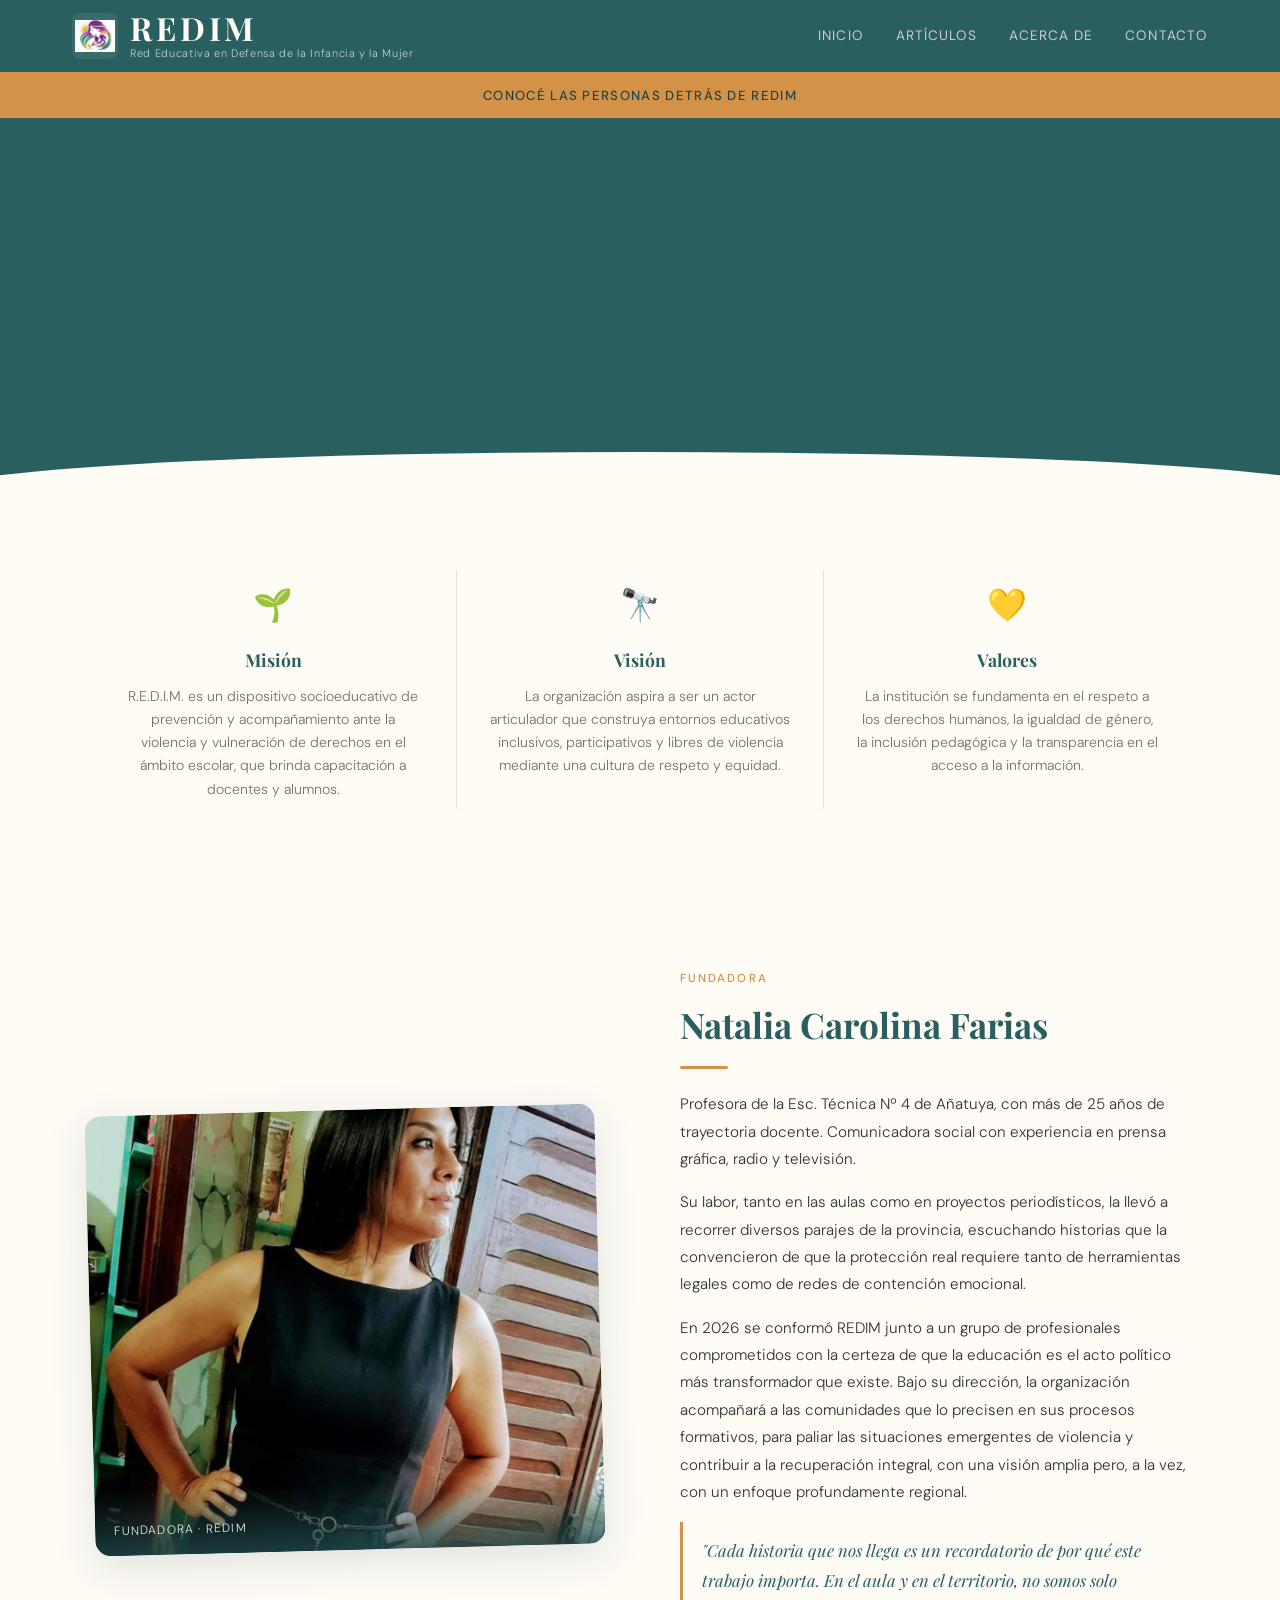
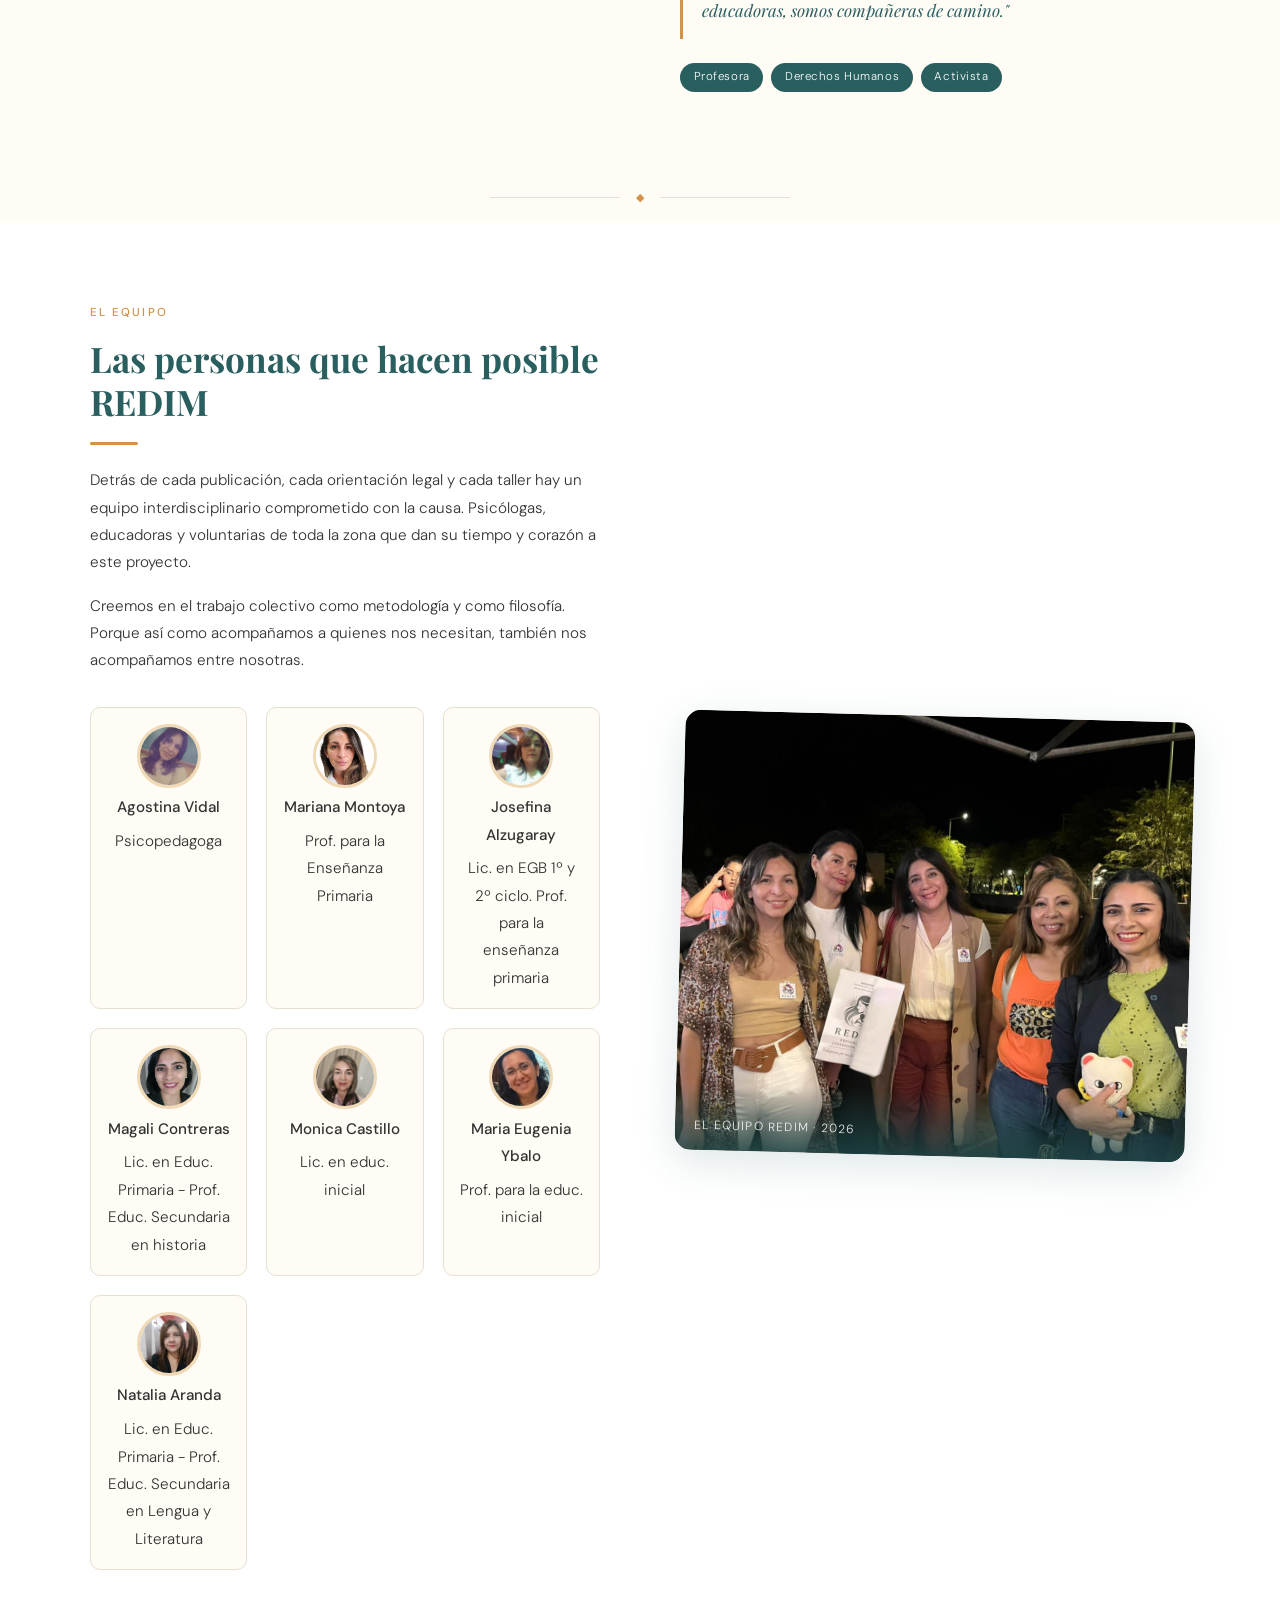
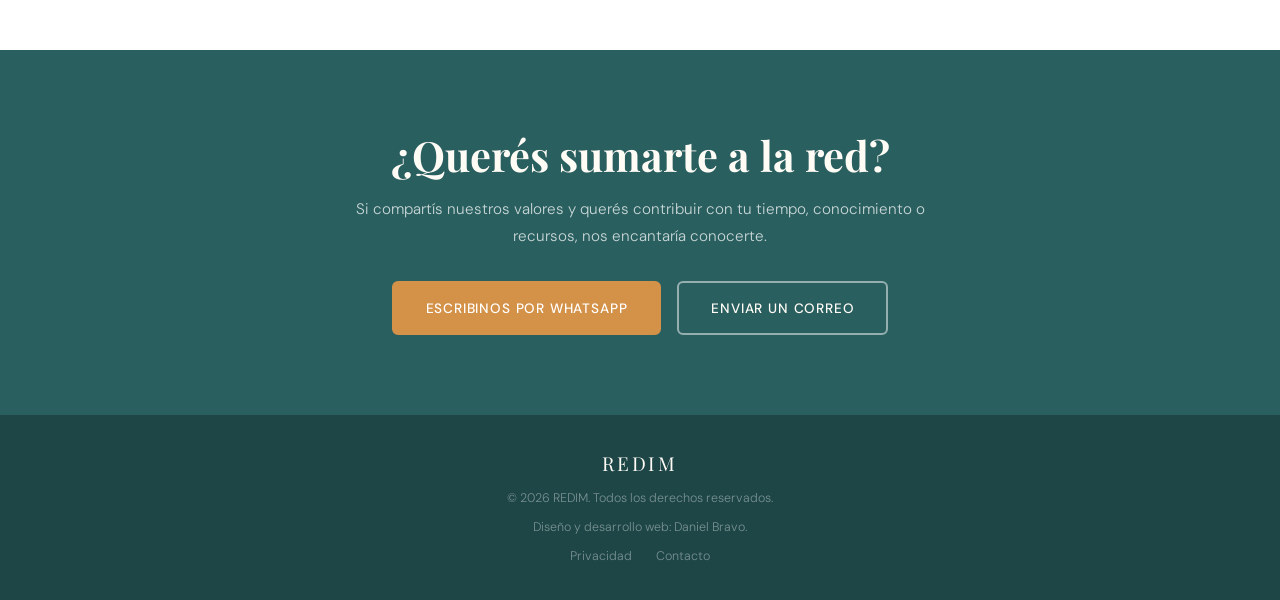
<file: acerca-de.html>
<!DOCTYPE html>
<html lang="es">
<head>
  <meta charset="UTF-8" />
  <meta name="viewport" content="width=device-width, initial-scale=1.0"/>
  <title>Acerca de — REDIM</title>
  <link rel="stylesheet" href="./style.css" />
  <link rel="stylesheet" href="./acerca-de.css" />
  <link href="https://fonts.googleapis.com/css2?family=Playfair+Display:ital,wght@0,700;1,400&family=DM+Sans:wght@300;400;500&display=swap" rel="stylesheet"/>
</head>
<body>

  <!-- HEADER ) -->
   <header class="site-header">
    <div class="header-inner">
      <a href="#" class="logo">
        <img src="./img/logo.png" alt="Logo REDIM" class="logo-img" onerror="this.style.display='none'">
        <div class="logo-text">
          <span class="logo-name">REDIM</span>
          <span class="logo-sub">Red Educativa en Defensa de la Infancia y la Mujer</span>
        </div>
      </a>
      <nav class="nav">
        <a href="./index.html">Inicio</a>
        <a href="./articulos.html">Artículos</a>
        <a href="./acerca-de.html">Acerca de</a>
        <a href="./contacto.html">Contacto</a>
      </nav>
      <button class="menu-toggle" id="menuToggle">☰</button>
    </div>
    <nav class="nav-mobile" id="navMobile">
      <a href="./index.html">Inicio</a>
      <a href="./articulos.html">Artículos</a>
      <a href="./acerca-de.html">Acerca de</a>
      <a href="./contacto.html">Contacto</a>
    </nav>
  </header>

  <!-- HERO STRIP -->
  <div class="hero-strip">
    <span>Conocé las personas detrás de REDIM</span>
  </div>

  <!-- PAGE HERO -->
  <section class="about-hero" data-animate>
    <div class="about-hero-inner">
      <p class="about-hero-eyebrow">Nuestra historia</p>
      <h1 class="about-hero-title">Quiénes somos</h1>
      <p class="about-hero-desc">REDIM nació del compromiso profundo con la protección de las infancias y el empoderamiento de las mujeres. Somos una red de personas que creen que la educación, el acompañamiento y la defensa activa pueden transformar realidades.</p>
    </div>
  </section>

 <!-- MISIÓN STRIP -->
  <div class="mision-strip">
  <div class="mision-inner">

    <div class="mision-item" data-animate>
      <span class="mision-icon">🌱</span>
      <h3>Misión</h3>
      <p>R.E.D.I.M. es un dispositivo socioeducativo de prevención y acompañamiento ante la violencia y vulneración de derechos en el ámbito escolar, que brinda capacitación a docentes y alumnos.</p>
    </div>

    <div class="mision-divider"></div>

    <div class="mision-item" data-animate>
      <span class="mision-icon">🔭</span>
      <h3>Visión</h3>
      <p>La organización aspira a ser un actor articulador que construya entornos educativos inclusivos, participativos y libres de violencia mediante una cultura de respeto y equidad.</p>
    </div>

    <div class="mision-divider"></div>

    <div class="mision-item" data-animate>
      <span class="mision-icon">💛</span>
      <h3>Valores</h3>
      <p>La institución se fundamenta en el respeto a los derechos humanos, la igualdad de género, la inclusión pedagógica y la transparencia en el acceso a la información.</p>
    </div>

  </div><!-- fin mision-inner -->
</div><!-- fin mision-strip -->

  <!-- SECCIÓN FUNDADORA (imagen izquierda, texto derecha) -->
  <section class="about-section" data-animate>
    <div class="about-section-inner">

      <div class="about-img-col left-img">
        <div class="about-img-frame">
          <img src="./img/fundadora.jpg" alt="Fundadora de REDIM"
               onerror="this.src='https://images.unsplash.com/photo-1573496359142-b8d87734a5a2?w=600&q=80'" />
          <div class="about-img-caption">Fundadora · REDIM</div>
        </div>
      </div>

      <div class="about-text-col">
    <span class="about-section-eyebrow">Fundadora</span>
    <h2 class="about-section-title">Natalia Carolina Farias</h2>
    <div class="about-section-divider"></div>
    <p>Profesora de la Esc. Técnica Nº 4 de Añatuya, con más de 25 años de trayectoria docente. Comunicadora social con experiencia en prensa gráfica, radio y televisión.</p>
<p>Su labor, tanto en las aulas como en proyectos periodísticos, la llevó a recorrer diversos parajes de la provincia, escuchando historias que la convencieron de que la protección real requiere tanto de herramientas legales como de redes de contención emocional.</p>
<p>En 2026 se conformó REDIM junto a un grupo de profesionales comprometidos con la certeza de que la educación es el acto político más transformador que existe. Bajo su dirección, la organización acompañará a las comunidades que lo precisen en sus procesos formativos, para paliar las situaciones emergentes de violencia y contribuir a la recuperación integral, con una visión amplia pero, a la vez, con un enfoque profundamente regional.</p>
    <p><em>"Cada historia que nos llega es un recordatorio de por qué este trabajo importa. En el aula y en el territorio, no somos solo educadoras, somos compañeras de camino."</em></p>
    <div class="about-founder-tags">
          <span class="founder-tag">Profesora</span>
          <span class="founder-tag">Derechos Humanos</span>
          <span class="founder-tag">Activista</span>
        </div>
      </div>

    </div>
  </section>

   <div class="section-separator">
    <span></span><span class="sep-diamond">◆</span><span></span>
  </div>

   <section class="about-section reverse" data-animate>
    <div class="about-section-inner">

      <div class="about-text-col">
        <span class="about-section-eyebrow">El equipo</span>
        <h2 class="about-section-title">Las personas que hacen posible REDIM</h2>
        <div class="about-section-divider"></div>
        <p>Detrás de cada publicación, cada orientación legal y cada taller hay un equipo interdisciplinario comprometido con la causa. Psicólogas, educadoras y voluntarias de toda la zona que dan su tiempo y corazón a este proyecto.</p>
        <p>Creemos en el trabajo colectivo como metodología y como filosofía. Porque así como acompañamos a quienes nos necesitan, también nos acompañamos entre nosotras.</p>

        <div class="team-grid">
          <div class="team-member" data-animate>
            <div class="team-avatar">
              <img src="./img/perfil/agos.jpeg" alt="Agos Vidal"
                   onerror="this.src='https://images.unsplash.com/photo-1580489944761-15a19d654956?w=200&q=80'" />
            </div>
            <p class="team-name">Agostina Vidal</p>
            <p class="team-role">Psicopedagoga</p>
          </div>
          <div class="team-member" data-animate>
            <div class="team-avatar">
              <img src="./img/perfil/mariana-montoya.jpeg" alt="Mariana Montoya"
                   onerror="this.src='https://images.unsplash.com/photo-1509783236416-c9ad59bae472?w=200&q=80'" />
            </div>
            <p class="team-name">Mariana Montoya</p>
            <p class="team-role">Prof. para la Enseñanza Primaria</p>
          </div>
          <div class="team-member" data-animate>
            <div class="team-avatar">
              <img src="./img/perfil/josefina-alzugaray.jpeg" alt="Josefina Alzugaray"
                   onerror="this.src='https://images.unsplash.com/photo-1438761681033-6461ffad8d80?w=200&q=80'" />
            </div>
            <p class="team-name">Josefina Alzugaray</p>
            <p class="team-role">Lic. en EGB 1º y 2º ciclo. Prof. para la enseñanza primaria</p>
          </div>
          <div class="team-member" data-animate>
            <div class="team-avatar">
              <img src="./img/perfil/magali-contreras.jpeg" alt="Magali Contreras"
                   onerror="this.src='https://images.unsplash.com/photo-1509783236416-c9ad59bae472?w=200&q=80'" />
            </div>
            <p class="team-name">Magali Contreras</p>
            <p class="team-role">Lic. en Educ. Primaria - Prof. Educ. Secundaria en historia</p>
          </div>
          <div class="team-member" data-animate>
            <div class="team-avatar">
              <img src="./img/perfil/monica-castillo.jpeg" alt="Monica Castillo"
                   onerror="this.src='https://images.unsplash.com/photo-1509783236416-c9ad59bae472?w=200&q=80'" />
            </div>
            <p class="team-name">Monica Castillo</p>
            <p class="team-role">Lic. en educ. inicial</p>
          </div>
          <div class="team-member" data-animate>
            <div class="team-avatar">
              <img src="./img/perfil/Maria-ybalo.JPG" alt="Maria Eugenia Ybalo"
                   onerror="this.src='https://images.unsplash.com/photo-1544005313-94ddf0286df2?w=200&q=80'" />
            </div>
                        <p class="team-name">Maria Eugenia Ybalo</p>
            <p class="team-role">Prof. para la educ. inicial</p>
          </div>
           <div class="team-member" data-animate>
            <div class="team-avatar">
              <img src="./img/perfil/nati-aranda.jpeg" alt="Natalia Aranda"
                   onerror="this.src='https://images.unsplash.com/photo-1544005313-94ddf0286df2?w=200&q=80'" />
            </div>
                        <p class="team-name">Natalia Aranda</p>
            <p class="team-role">Lic. en Educ. Primaria - Prof. Educ. Secundaria en Lengua y Literatura</p>
          </div>       
        </div>
      </div>

      <div class="about-img-col right-img">
        <div class="about-img-frame">
          <img src="./img/foto-equipo.jpeg" alt="Equipo REDIM"
               onerror="this.src='https://images.unsplash.com/photo-1529156069898-49953e39b3ac?w=600&q=80'" />
          <div class="about-img-caption">El equipo REDIM · 2026</div>
        </div>
      </div>

    </div>
  </section>

  <!-- CTA FINAL -->
  <section class="about-cta" data-animate>
    <div class="about-cta-inner">
      <h2 class="cta-title">¿Querés sumarte a la red?</h2>
      <p class="cta-desc">Si compartís nuestros valores y querés contribuir con tu tiempo, conocimiento o recursos, nos encantaría conocerte.</p>
      <div class="cta-buttons">
        <a href="https://wa.me/5493844515867" target="_blank" class="cta-btn primary">Escribinos por WhatsApp</a>
        <a href="mailto:redimsgo@gmail.com" class="cta-btn secondary">Enviar un correo</a>
      </div>
    </div>
  </section>

  <!-- FOOTER -->
  <footer class="site-footer">
    <div class="footer-inner">
      <span class="footer-logo">REDIM</span>
      <p>© 2026 REDIM. Todos los derechos reservados.</p>
      <p>Diseño y desarrollo web: Daniel Bravo.</p>
      <div class="footer-links">
        <a href="./privacidad.html">Privacidad</a>
        <a href="./contacto.html">Contacto</a>
      </div>
    </div>
  </footer>

  <script src="script.js"></script>
</body>
</html>
</file>
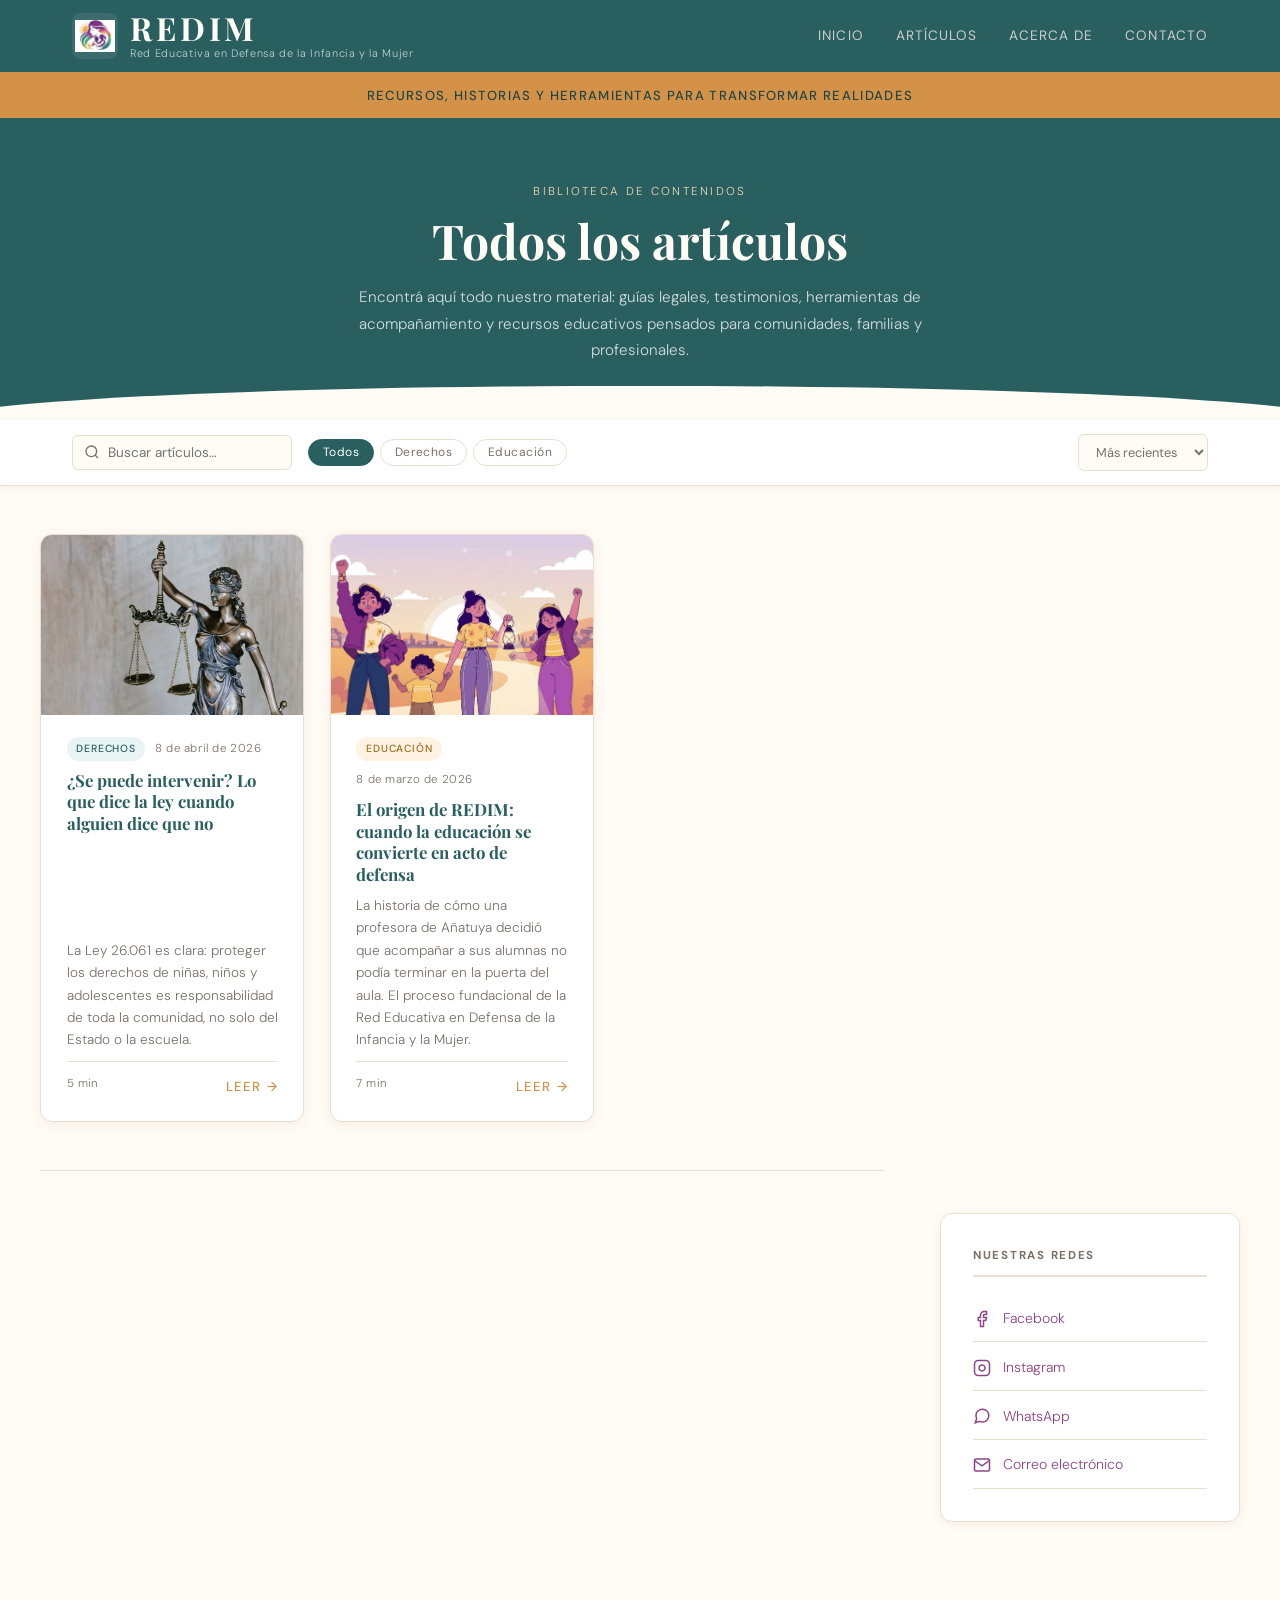
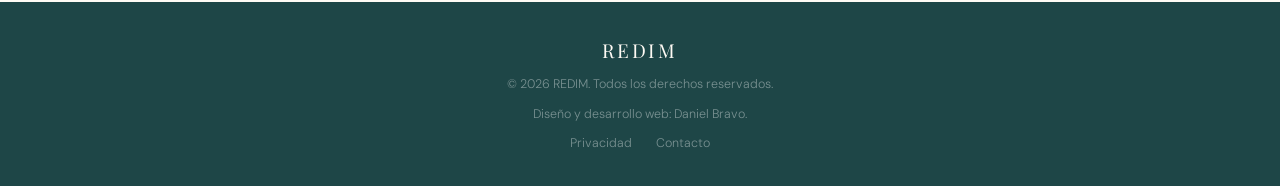
<file: articulos.html>
<!DOCTYPE html>
<html lang="es">
<head>
  <meta charset="UTF-8" />
  <meta name="viewport" content="width=device-width, initial-scale=1.0"/>
  <title>Artículos — REDIM</title>
  <link rel="stylesheet" href="style.css" />
  <link rel="stylesheet" href="articulos.css" />
  <link href="https://fonts.googleapis.com/css2?family=Playfair+Display:ital,wght@0,700;1,400&family=DM+Sans:wght@300;400;500&display=swap" rel="stylesheet"/>
</head>
<body>

  <!-- HEADER -->
   <header class="site-header">
    <div class="header-inner">
      <a href="#" class="logo">
        <img src="./img/logo.png" alt="Logo REDIM" class="logo-img" onerror="this.style.display='none'">
        <div class="logo-text">
          <span class="logo-name">REDIM</span>
          <span class="logo-sub">Red Educativa en Defensa de la Infancia y la Mujer</span>
        </div>
      </a>
      <nav class="nav">
        <a href="./index.html">Inicio</a>
        <a href="./articulos.html">Artículos</a>
        <a href="./acerca-de.html">Acerca de</a>
        <a href="./contacto.html">Contacto</a>
      </nav>
      <button class="menu-toggle" id="menuToggle">☰</button>
    </div>
    <nav class="nav-mobile" id="navMobile">
      <a href="./index.html">Inicio</a>
      <a href="./articulos.html">Artículos</a>
      <a href="./acerca-de.html">Acerca de</a>
      <a href="./contacto.html">Contacto</a>
    </nav>
  </header>

  <!-- HERO STRIP -->
  <div class="hero-strip">
    <span>Recursos, historias y herramientas para transformar realidades</span>
  </div>

  <!-- PAGE HERO -->
  <section class="articles-hero">
    <div class="articles-hero-inner">
      <p class="articles-hero-eyebrow">Biblioteca de contenidos</p>
      <h1 class="articles-hero-title">Todos los artículos</h1>
      <p class="articles-hero-desc">Encontrá aquí todo nuestro material: guías legales, testimonios, herramientas de acompañamiento y recursos educativos pensados para comunidades, familias y profesionales.</p>
    </div>
  </section>

  <!-- BUSCADOR Y FILTROS -->
  <div class="filters-bar">
    <div class="filters-inner">

      <div class="search-wrap">
        <svg class="search-icon" width="16" height="16" viewBox="0 0 24 24" fill="none" stroke="currentColor" stroke-width="2"><circle cx="11" cy="11" r="8"/><line x1="21" y1="21" x2="16.65" y2="16.65"/></svg>
        <input type="text" id="searchInput" placeholder="Buscar artículos…" class="search-input" />
        <button class="search-clear" id="searchClear" title="Limpiar">✕</button>
      </div>

      <!-- Filtros de categoría — generados por articulos.js -->
      <div class="filter-tags" id="filterTagsBar"></div>

      <div class="sort-wrap">
        <select class="sort-select" id="sortSelect">
          <option value="reciente">Más recientes</option>
          <option value="antiguo">Más antiguos</option>
        </select>
      </div>

    </div>
  </div>

  <!-- CONTENIDO PRINCIPAL -->
  <main class="articles-main">
    <div class="articles-inner">

      <section class="articles-grid-section">

        <!-- Tarjeta destacada — generada por articulos.js -->
        <div id="featuredContainer"></div>

        <!-- Grilla de tarjetas pequeñas — generada por articulos.js -->
        <div class="art-grid" id="artGrid"></div>

        <!-- Sin resultados -->
        <div class="no-results" id="noResults">
          <span class="no-results-icon">🔍</span>
          <h3>No encontramos artículos</h3>
          <p>Intentá con otra palabra o seleccioná otra categoría.</p>
          <button class="btn-reset" id="btnReset">Ver todos los artículos</button>
        </div>

        <!-- Paginación — generada por articulos.js -->
        <div class="pagination" id="pagination"></div>

      </section>

      <!-- SIDEBAR -->
      <aside class="articles-sidebar">

        <!-- Contador de resultados -->
        <div class="sidebar-widget results-widget">
          <p class="results-count">
            <span id="resultsCount">0</span>
            artículos encontrados
          </p>
        </div>

        <!-- Categorías con conteo — generadas por articulos.js -->
        <div class="sidebar-widget">
          <h4 class="widget-title">Categorías</h4>
          <ul class="cat-list" id="catList"></ul>
        </div>

        <!-- Más leídos — generados por articulos.js -->
        <div class="sidebar-widget">
          <h4 class="widget-title">Más leídos</h4>
          <ol class="popular-list" id="popularList"></ol>
        </div>
      
        <!-- Redes -->
         <div class="sidebar-widget" data-animate>
        <h4 class="widget-title">Nuestras redes</h4>
        <ul class="social-list">
          <li><a href="https://www.facebook.com/profile.php?id=61555771630183" target="_blank" class="social-link">
            <svg width="18" height="18" viewBox="0 0 24 24" fill="none" stroke="currentColor" stroke-width="2"><path d="M18 2h-3a5 5 0 0 0-5 5v3H7v4h3v8h4v-8h3l1-4h-4V7a1 1 0 0 1 1-1h3z"/></svg>
            Facebook
          </a></li>
          <li><a href="https://www.instagram.com/redimsgo/" target="_blank" class="social-link">
            <svg width="18" height="18" viewBox="0 0 24 24" fill="none" stroke="currentColor" stroke-width="2"><rect x="2" y="2" width="20" height="20" rx="5"/><path d="M16 11.37A4 4 0 1 1 12.63 8 4 4 0 0 1 16 11.37z"/><line x1="17.5" y1="6.5" x2="17.51" y2="6.5"/></svg>
            Instagram
          </a></li>
          <li><a href="https://wa.me/5493844515867" target="_blank" class="social-link">
            <svg width="18" height="18" viewBox="0 0 24 24" fill="none" stroke="currentColor" stroke-width="2"><path d="M21 11.5a8.38 8.38 0 0 1-.9 3.8 8.5 8.5 0 0 1-7.6 4.7 8.38 8.38 0 0 1-3.8-.9L3 21l1.9-5.7a8.38 8.38 0 0 1-.9-3.8 8.5 8.5 0 0 1 4.7-7.6 8.38 8.38 0 0 1 3.8-.9h.5a8.48 8.48 0 0 1 8 8v.5z"/></svg>
            WhatsApp
          </a></li>
          <li><a href="mailto:redimsgo@gmail.com" class="social-link">
            <svg width="18" height="18" viewBox="0 0 24 24" fill="none" stroke="currentColor" stroke-width="2"><path d="M4 4h16c1.1 0 2 .9 2 2v12c0 1.1-.9 2-2 2H4c-1.1 0-2-.9-2-2V6c0-1.1.9-2 2-2z"/><polyline points="22,6 12,13 2,6"/></svg>
            Correo electrónico
          </a></li>
        </ul>
      </div>

      </aside>
    </div>
  </main>

  <!-- FOOTER -->
  <footer class="site-footer">
    <div class="footer-inner">
      <span class="footer-logo">REDIM</span>
      <p>© 2026 REDIM. Todos los derechos reservados.</p>
      <p>Diseño y desarrollo web: Daniel Bravo.</p>
      <div class="footer-links">
        <a href="./privacidad.html">Privacidad</a>
        <a href="./contacto.html">Contacto</a>
      </div>
    </div>
  </footer>

  <!-- 1. Datos centrales -->
  <script src="./data/posts.js"></script>
  <!-- 2. Lógica general -->
  <script src="./script.js"></script>
  <!-- 3. Lógica de artículos (genera todo desde ARTICULOS) -->
  <script src="./articulos.js"></script>

</body>
</html>
</file>
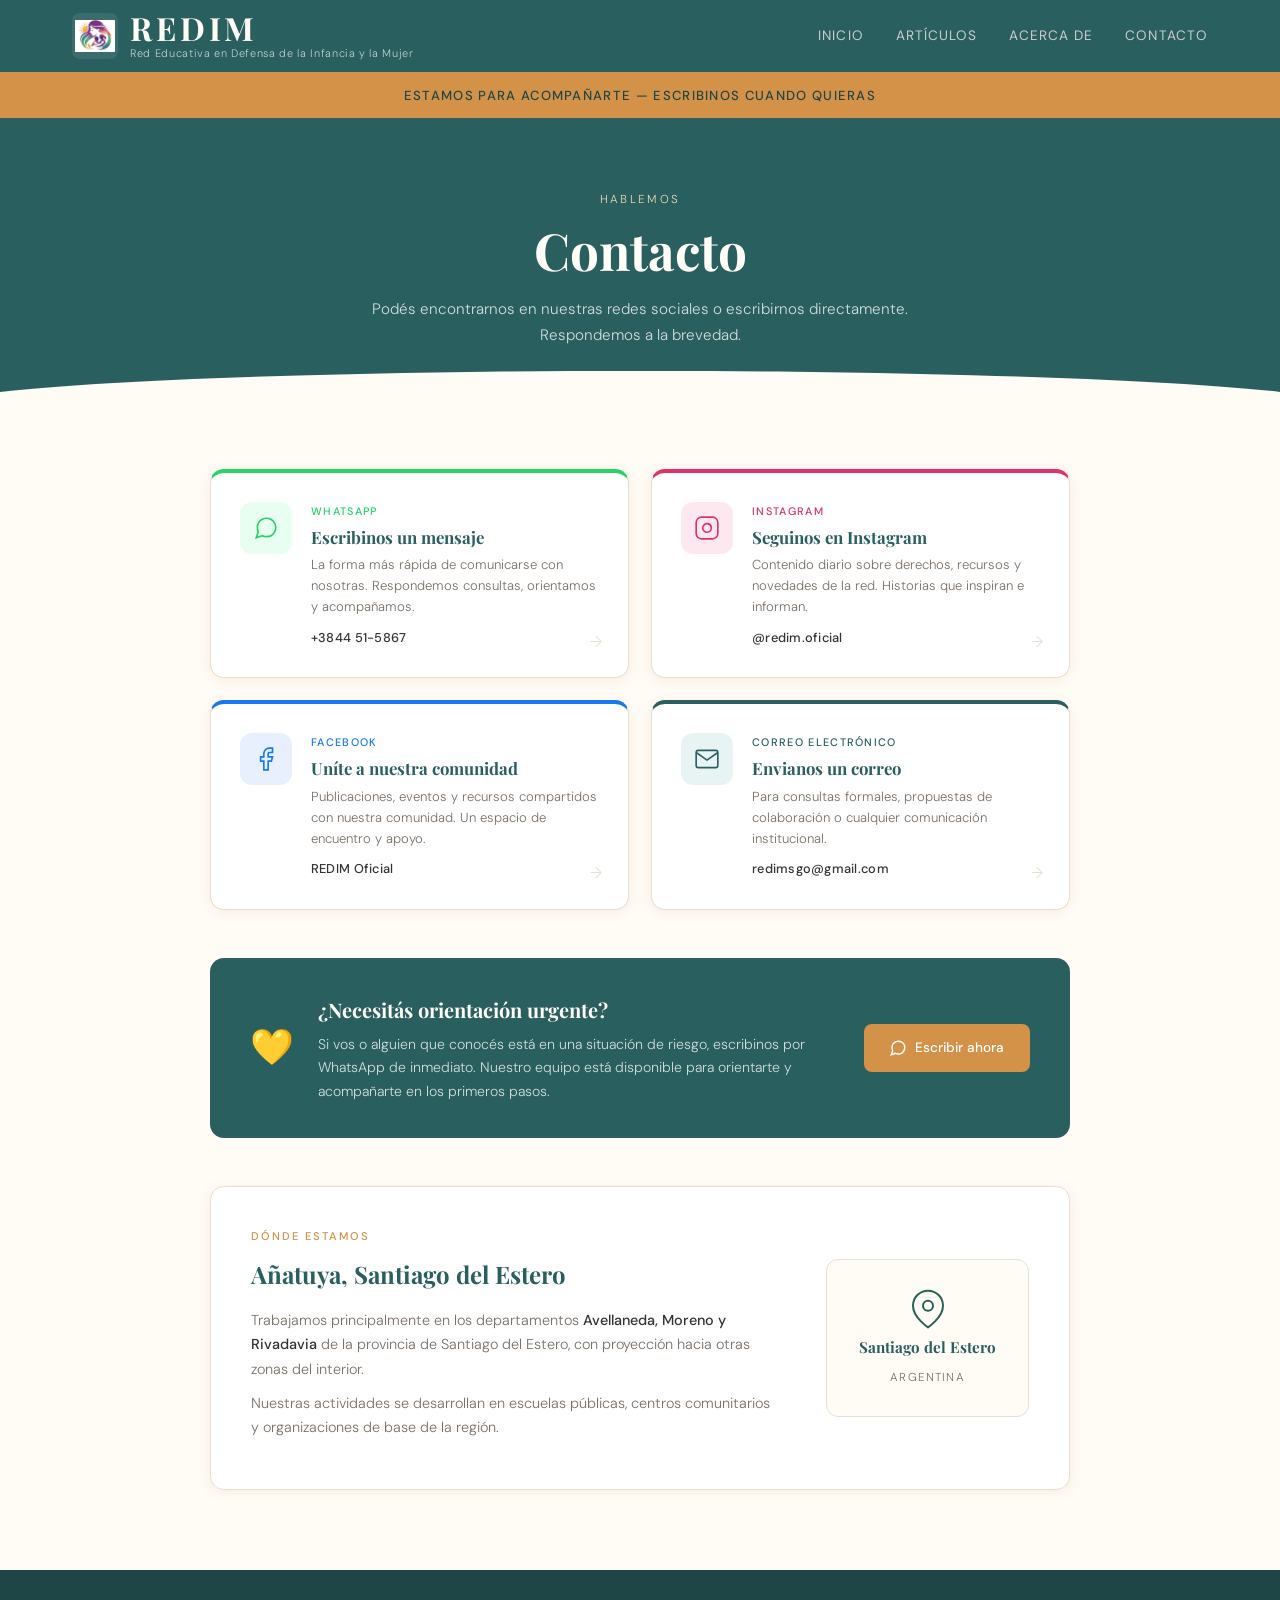
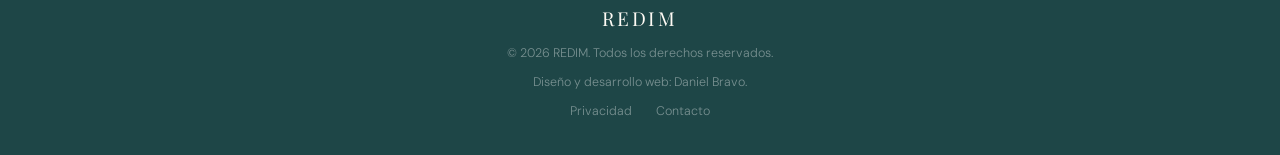
<file: contacto.html>
<!DOCTYPE html>
<html lang="es">
<head>
  <meta charset="UTF-8" />
  <meta name="viewport" content="width=device-width, initial-scale=1.0"/>
  <title>Contacto — REDIM</title>
  <meta name="description" content="Contactate con REDIM a través de nuestras redes sociales." />
  <link rel="stylesheet" href="style.css" />
  <link rel="stylesheet" href="contacto.css" />
  <link href="https://fonts.googleapis.com/css2?family=Playfair+Display:ital,wght@0,700;1,400&family=DM+Sans:wght@300;400;500&display=swap" rel="stylesheet"/>
</head>
<body>

  <!-- HEADER -->
   <header class="site-header">
    <div class="header-inner">
      <a href="#" class="logo">
        <img src="./img/logo.png" alt="Logo REDIM" class="logo-img" onerror="this.style.display='none'">
        <div class="logo-text">
          <span class="logo-name">REDIM</span>
          <span class="logo-sub">Red Educativa en Defensa de la Infancia y la Mujer</span>
        </div>
      </a>
      <nav class="nav">
        <a href="./index.html">Inicio</a>
        <a href="./articulos.html">Artículos</a>
        <a href="./acerca-de.html">Acerca de</a>
        <a href="./contacto.html">Contacto</a>
      </nav>
      <button class="menu-toggle" id="menuToggle">☰</button>
    </div>
    <nav class="nav-mobile" id="navMobile">
      <a href="./index.html">Inicio</a>
      <a href="./articulos.html">Artículos</a>
      <a href="./acerca-de.html">Acerca de</a>
      <a href="./contacto.html">Contacto</a>
    </nav>
  </header>

  <!-- HERO STRIP -->
  <div class="hero-strip">
    <span>Estamos para acompañarte — escribinos cuando quieras</span>
  </div>

  <!-- PAGE HERO -->
  <section class="contact-hero">
    <div class="contact-hero-inner">
      <p class="contact-hero-eyebrow">Hablemos</p>
      <h1 class="contact-hero-title">Contacto</h1>
      <p class="contact-hero-desc">Podés encontrarnos en nuestras redes sociales o escribirnos directamente. Respondemos a la brevedad.</p>
    </div>
  </section>

  <!-- CONTENIDO PRINCIPAL -->
  <main class="contact-main">
    <div class="contact-inner">

      <!-- TARJETAS DE REDES -->
      <div class="contact-grid">

        <!-- WhatsApp -->
        <a href="https://wa.me/5493844515867" target="_blank" class="contact-card whatsapp-card" data-animate>
          <div class="contact-card-icon">
            <svg viewBox="0 0 24 24" fill="none" stroke="currentColor" stroke-width="1.5">
              <path d="M21 11.5a8.38 8.38 0 0 1-.9 3.8 8.5 8.5 0 0 1-7.6 4.7 8.38 8.38 0 0 1-3.8-.9L3 21l1.9-5.7a8.38 8.38 0 0 1-.9-3.8 8.5 8.5 0 0 1 4.7-7.6 8.38 8.38 0 0 1 3.8-.9h.5a8.48 8.48 0 0 1 8 8v.5z"/>
            </svg>
          </div>
          <div class="contact-card-body">
            <span class="contact-card-platform">WhatsApp</span>
            <h3 class="contact-card-title">Escribinos un mensaje</h3>
            <p class="contact-card-desc">La forma más rápida de comunicarse con nosotras. Respondemos consultas, orientamos y acompañamos.</p>
            <span class="contact-card-handle">+3844 51-5867</span>
          </div>
          <span class="contact-card-arrow">→</span>
        </a>

        <!-- Instagram -->
        <a href="https://instagram.com/redimsgo" target="_blank" class="contact-card instagram-card" data-animate>
          <div class="contact-card-icon">
            <svg viewBox="0 0 24 24" fill="none" stroke="currentColor" stroke-width="1.5">
              <rect x="2" y="2" width="20" height="20" rx="5"/>
              <path d="M16 11.37A4 4 0 1 1 12.63 8 4 4 0 0 1 16 11.37z"/>
              <line x1="17.5" y1="6.5" x2="17.51" y2="6.5"/>
            </svg>
          </div>
          <div class="contact-card-body">
            <span class="contact-card-platform">Instagram</span>
            <h3 class="contact-card-title">Seguinos en Instagram</h3>
            <p class="contact-card-desc">Contenido diario sobre derechos, recursos y novedades de la red. Historias que inspiran e informan.</p>
            <span class="contact-card-handle">@redim.oficial</span>
          </div>
          <span class="contact-card-arrow">→</span>
        </a>

        <!-- Facebook -->
        <a href="https://www.facebook.com/profile.php?id=61555771630183" target="_blank" class="contact-card facebook-card" data-animate>
          <div class="contact-card-icon">
            <svg viewBox="0 0 24 24" fill="none" stroke="currentColor" stroke-width="1.5">
              <path d="M18 2h-3a5 5 0 0 0-5 5v3H7v4h3v8h4v-8h3l1-4h-4V7a1 1 0 0 1 1-1h3z"/>
            </svg>
          </div>
          <div class="contact-card-body">
            <span class="contact-card-platform">Facebook</span>
            <h3 class="contact-card-title">Uníte a nuestra comunidad</h3>
            <p class="contact-card-desc">Publicaciones, eventos y recursos compartidos con nuestra comunidad. Un espacio de encuentro y apoyo.</p>
            <span class="contact-card-handle">REDIM Oficial</span>
          </div>
          <span class="contact-card-arrow">→</span>
        </a>

        <!-- Correo -->
        <a href="mailto:redimsgo@gmail.com" class="contact-card email-card" data-animate>
          <div class="contact-card-icon">
            <svg viewBox="0 0 24 24" fill="none" stroke="currentColor" stroke-width="1.5">
              <path d="M4 4h16c1.1 0 2 .9 2 2v12c0 1.1-.9 2-2 2H4c-1.1 0-2-.9-2-2V6c0-1.1.9-2 2-2z"/>
              <polyline points="22,6 12,13 2,6"/>
            </svg>
          </div>
          <div class="contact-card-body">
            <span class="contact-card-platform">Correo electrónico</span>
            <h3 class="contact-card-title">Envianos un correo</h3>
            <p class="contact-card-desc">Para consultas formales, propuestas de colaboración o cualquier comunicación institucional.</p>
            <span class="contact-card-handle">redimsgo@gmail.com</span>
          </div>
          <span class="contact-card-arrow">→</span>
        </a>

      </div>
      <!-- fin contact-grid -->

      <!-- FRANJA DE MENSAJE -->
      <div class="contact-message" data-animate>
        <div class="contact-message-inner">
          <span class="contact-message-icon">💛</span>
          <div>
            <h2 class="contact-message-title">¿Necesitás orientación urgente?</h2>
            <p class="contact-message-text">Si vos o alguien que conocés está en una situación de riesgo, escribinos por WhatsApp de inmediato. Nuestro equipo está disponible para orientarte y acompañarte en los primeros pasos.</p>
          </div>
          <a href="https://wa.me/5493844515867" target="_blank" class="contact-message-btn">
            <svg width="18" height="18" viewBox="0 0 24 24" fill="none" stroke="currentColor" stroke-width="2"><path d="M21 11.5a8.38 8.38 0 0 1-.9 3.8 8.5 8.5 0 0 1-7.6 4.7 8.38 8.38 0 0 1-3.8-.9L3 21l1.9-5.7a8.38 8.38 0 0 1-.9-3.8 8.5 8.5 0 0 1 4.7-7.6 8.38 8.38 0 0 1 3.8-.9h.5a8.48 8.48 0 0 1 8 8v.5z"/></svg>
            Escribir ahora
          </a>
        </div>
      </div>

      <!-- UBICACIÓN -->
      <div class="contact-location" data-animate>
        <div class="contact-location-text">
          <span class="location-eyebrow">Dónde estamos</span>
          <h2 class="location-title">Añatuya, Santiago del Estero</h2>
          <p class="location-desc">Trabajamos principalmente en los departamentos <strong>Avellaneda, Moreno y Rivadavia</strong> de la provincia de Santiago del Estero, con proyección hacia otras zonas del interior.</p>
          <p class="location-desc">Nuestras actividades se desarrollan en escuelas públicas, centros comunitarios y organizaciones de base de la región.</p>
        </div>
        <div class="contact-location-badge">
          <svg viewBox="0 0 24 24" fill="none" stroke="currentColor" stroke-width="1.2">
            <path d="M21 10c0 7-9 13-9 13s-9-6-9-13a9 9 0 0 1 18 0z"/>
            <circle cx="12" cy="10" r="3"/>
          </svg>
          <span>Santiago del Estero</span>
          <span class="location-country">Argentina</span>
        </div>
      </div>

    </div>
  </main>

  <!-- FOOTER -->
  <footer class="site-footer">
    <div class="footer-inner">
      <span class="footer-logo">REDIM</span>
      <p>© 2026 REDIM. Todos los derechos reservados.</p>
      <p>Diseño y desarrollo web: Daniel Bravo.</p>
      <div class="footer-links">
        <a href="./privacidad.html">Privacidad</a>
        <a href="./contacto.html">Contacto</a>
      </div>
    </div>
  </footer>

  <script src="./script.js"></script>
</body>
</html>
</file>
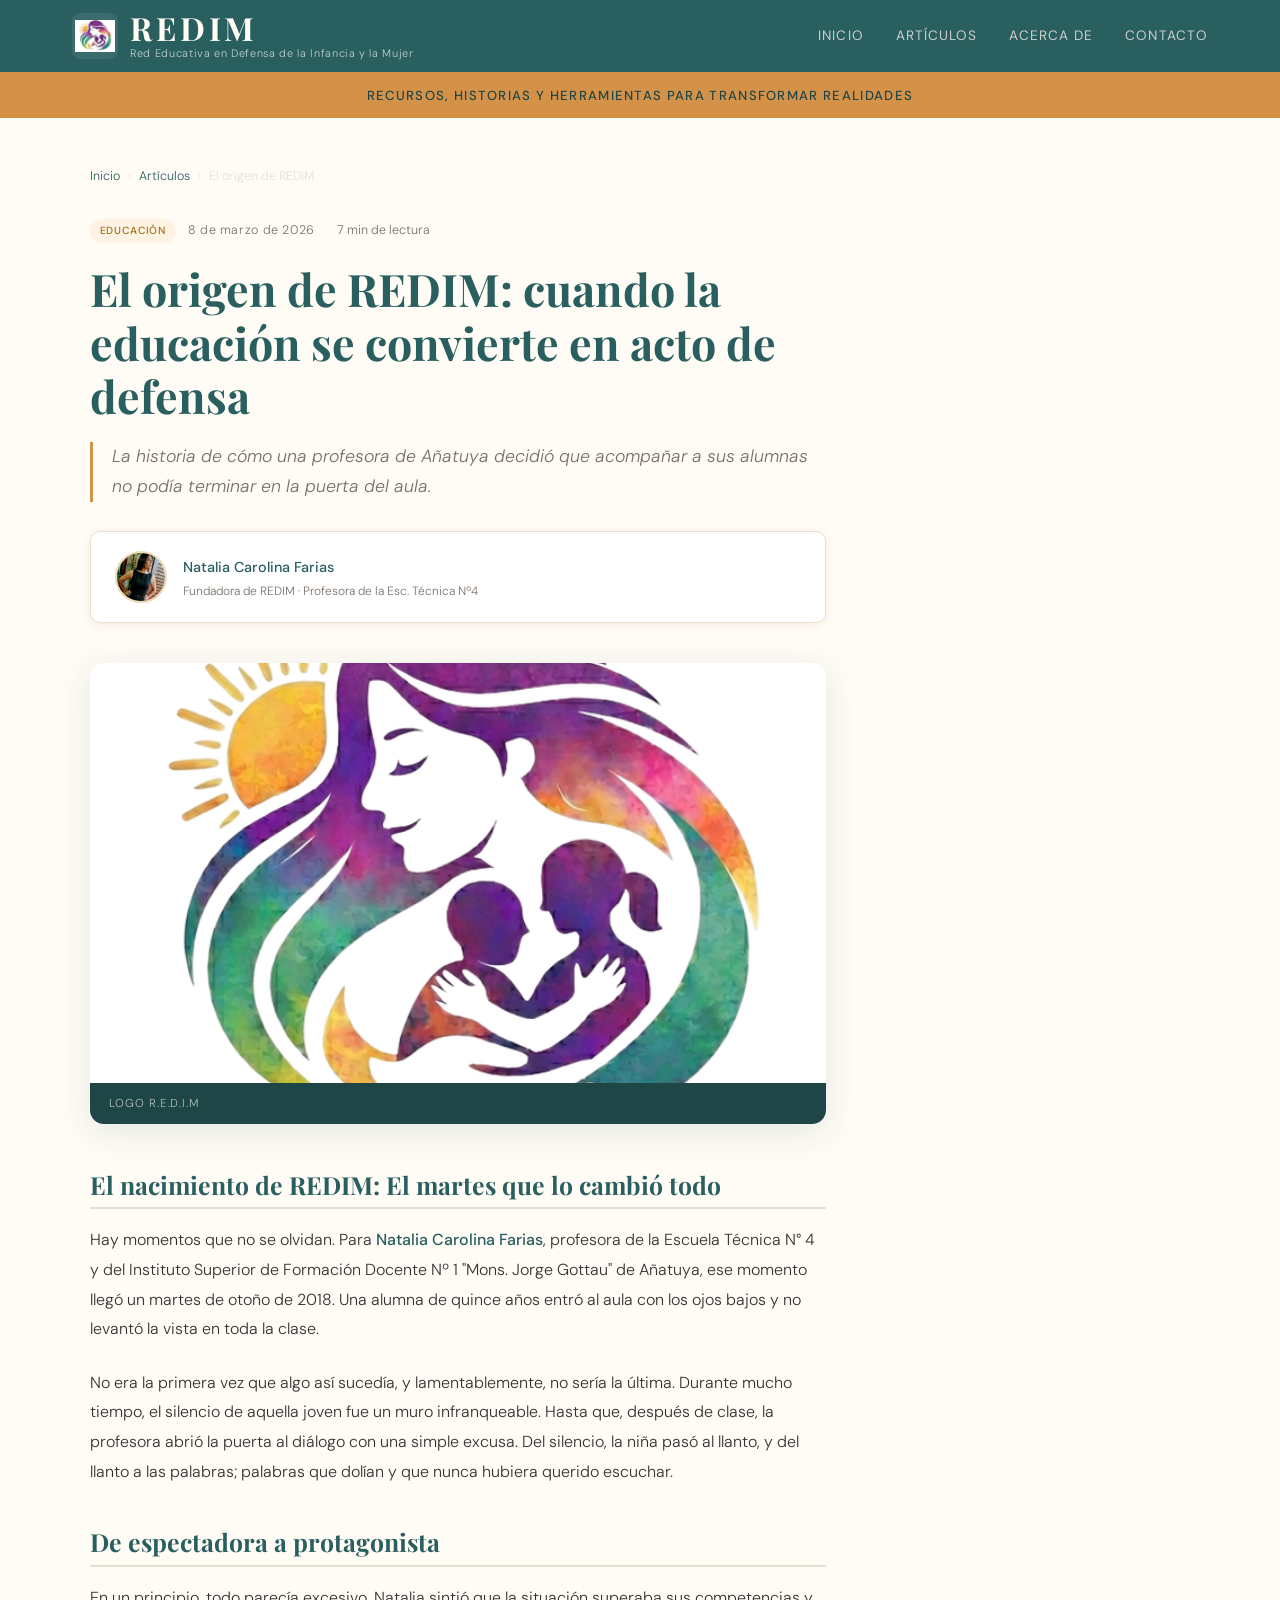
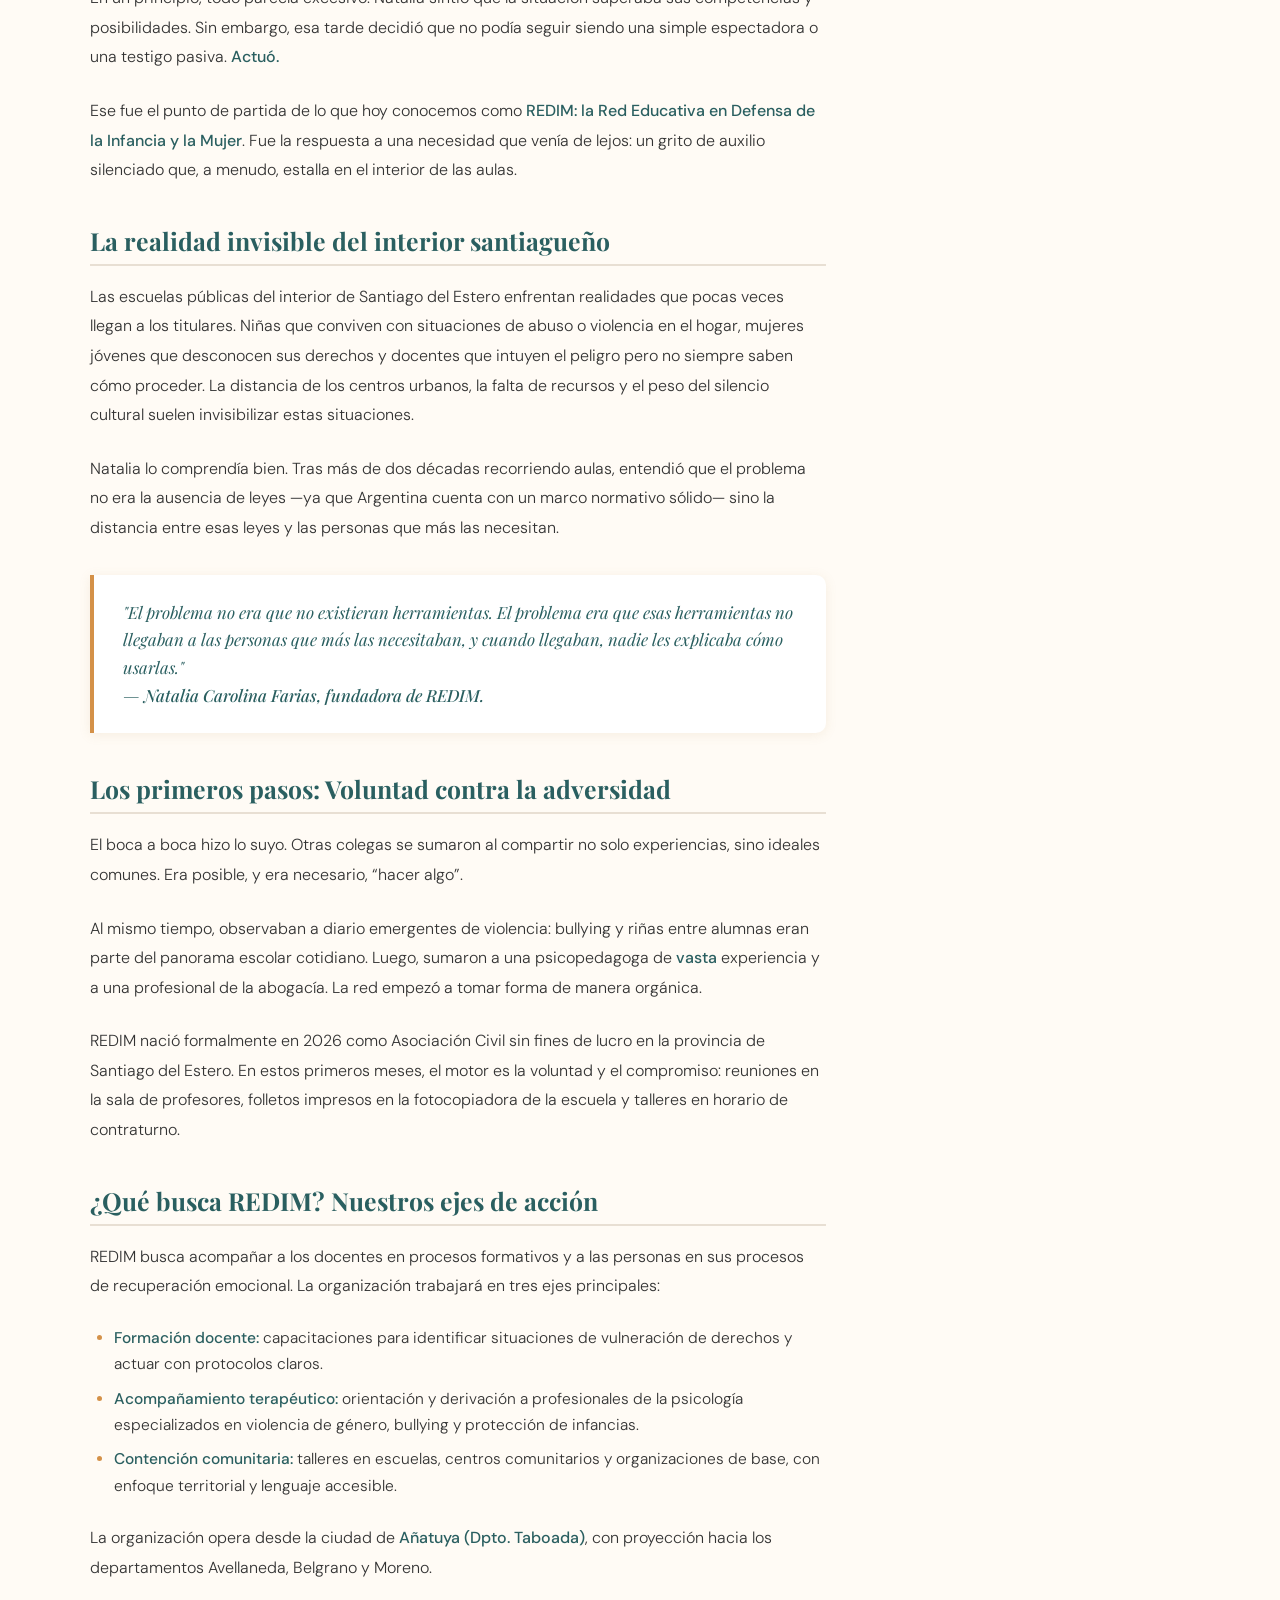
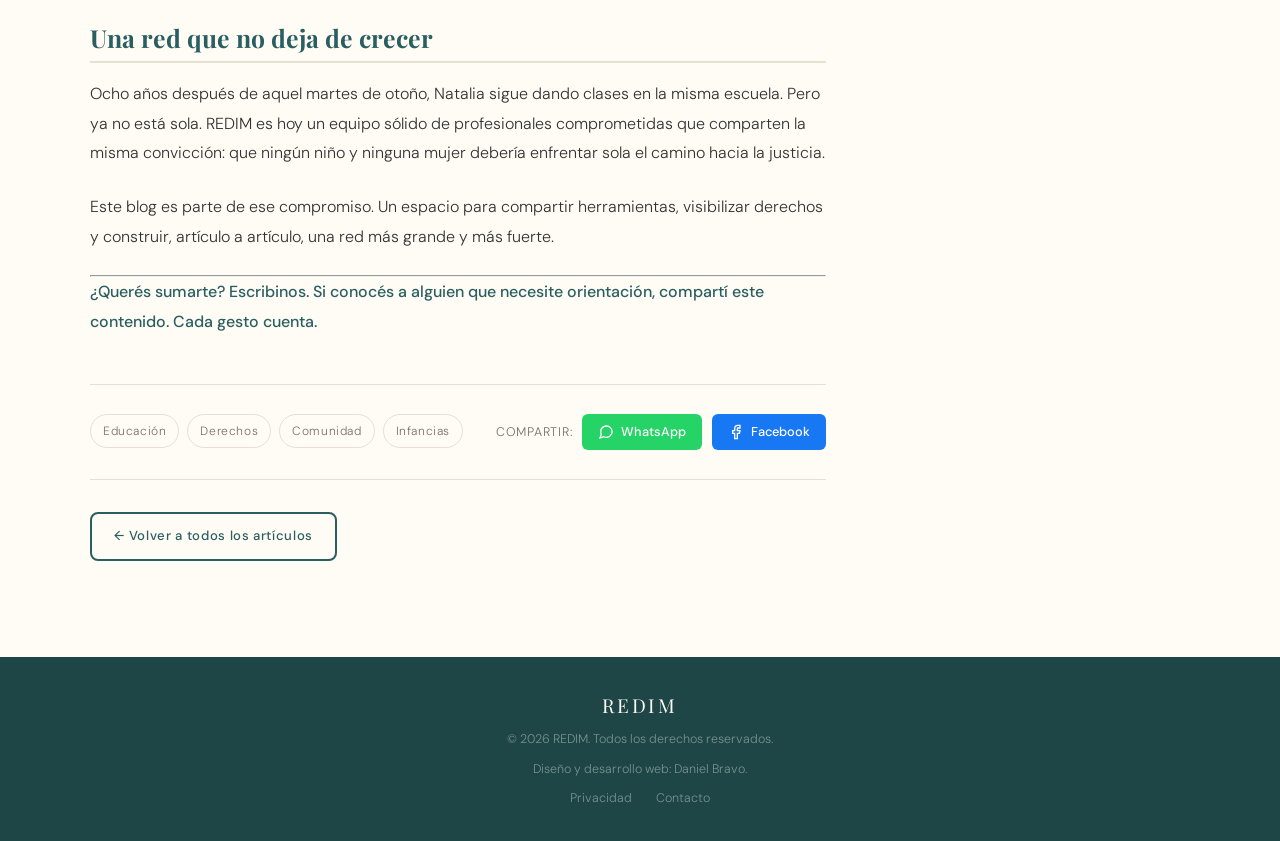
<file: origen-redim.html>
<!DOCTYPE html>
<html lang="es">
<head>
  <meta charset="UTF-8" />
  <meta name="viewport" content="width=device-width, initial-scale=1.0"/>
  <title>El origen de REDIM — Blog</title>
  <meta name="description" content="La historia de cómo nació la Red Educativa en Defensa de la Infancia y la Mujer en Santiago del Estero." />
  <link rel="stylesheet" href="style.css" />
  <link rel="stylesheet" href="articulo.css" />
  <link href="https://fonts.googleapis.com/css2?family=Playfair+Display:ital,wght@0,700;1,400&family=DM+Sans:wght@300;400;500&display=swap" rel="stylesheet"/>
</head>
<body>

  <!-- HEADER -->
  <header class="site-header">
    <div class="header-inner">
      <a href="#" class="logo">
        <img src="./img/logo.png" alt="Logo REDIM" class="logo-img" onerror="this.style.display='none'">
        <div class="logo-text">
          <span class="logo-name">REDIM</span>
          <span class="logo-sub">Red Educativa en Defensa de la Infancia y la Mujer</span>
        </div>
      </a>
      <nav class="nav">
        <a href="./index.html">Inicio</a>
        <a href="./articulos.html">Artículos</a>
        <a href="./acerca-de.html">Acerca de</a>
        <a href="./contacto.html">Contacto</a>
      </nav>
      <button class="menu-toggle" id="menuToggle">☰</button>
    </div>
    <nav class="nav-mobile" id="navMobile">
      <a href="./index.html">Inicio</a>
      <a href="./articulos.html">Artículos</a>
      <a href="./acerca-de.html">Acerca de</a>
      <a href="./contacto.html">Contacto</a>
    </nav>
  </header>

  <!-- HERO STRIP -->
  <div class="hero-strip">
    <span>Recursos, historias y herramientas para transformar realidades</span>
  </div>

  <!-- ARTÍCULO -->
  <main class="article-main">
    <div class="article-inner">

      <!-- COLUMNA PRINCIPAL -->
      <article class="article-body">

        <!-- Breadcrumb -->
        <nav class="breadcrumb">
          <a href="./index.html">Inicio</a>
          <span>›</span>
          <a href="./articulos.html">Artículos</a>
          <span>›</span>
          <span>El origen de REDIM</span>
        </nav>

        <!-- Encabezado -->
        <header class="article-header">
          <div class="article-meta-top">
            <span class="art-cat-badge educacion">Educación</span>
            <time class="article-date">8 de marzo de 2026</time>
            <span class="article-read-time">7 min de lectura</span>
          </div>

          <h1 class="article-title">El origen de REDIM: cuando la educación se convierte en acto de defensa</h1>

          <p class="article-lead">La historia de cómo una profesora de Añatuya decidió que acompañar a sus alumnas no podía terminar en la puerta del aula.</p>

          <div class="article-author">
            <div class="author-avatar">
              <img src="./img/fundadora.jpg" alt="Natalia Carolina Farias"
                   onerror="this.src='https://images.unsplash.com/photo-1573496359142-b8d87734a5a2?w=100&q=80'" />
            </div>
            <div class="author-info">
              <span class="author-name">Natalia Carolina Farias</span>
              <span class="author-role">Fundadora de REDIM · Profesora de la Esc. Técnica Nº4</span>
            </div>
          </div>
        </header>

        <!-- Imagen de portada -->
        <div class="article-cover">
          <img src="./img/perfil/cover.png" alt="El origen de REDIM"
               onerror="this.src='https://images.unsplash.com/photo-1529156069898-49953e39b3ac?w=900&q=80'" />
          <p class="article-cover-caption">Logo R.E.D.I.M</p>
        </div>

    
<div class="article-content">
        <section>
        <h2>El nacimiento de REDIM: El martes que lo cambió todo</h2>
        <p>Hay momentos que no se olvidan. Para <strong>Natalia Carolina Farias</strong>, profesora de la Escuela Técnica N° 4 y del Instituto Superior de Formación Docente Nº 1 "Mons. Jorge Gottau" de Añatuya, ese momento llegó un martes de otoño de 2018. Una alumna de quince años entró al aula con los ojos bajos y no levantó la vista en toda la clase.</p>
        <p>No era la primera vez que algo así sucedía, y lamentablemente, no sería la última. Durante mucho tiempo, el silencio de aquella joven fue un muro infranqueable. Hasta que, después de clase, la profesora abrió la puerta al diálogo con una simple excusa. Del silencio, la niña pasó al llanto, y del llanto a las palabras; palabras que dolían y que nunca hubiera querido escuchar.</p>
    </section>

    <section>
        <h2>De espectadora a protagonista</h2>
        <p>En un principio, todo parecía excesivo. Natalia sintió que la situación superaba sus competencias y posibilidades. Sin embargo, esa tarde decidió que no podía seguir siendo una simple espectadora o una testigo pasiva. <strong>Actuó.</strong></p>
        <p>Ese fue el punto de partida de lo que hoy conocemos como <strong>REDIM: la Red Educativa en Defensa de la Infancia y la Mujer</strong>. Fue la respuesta a una necesidad que venía de lejos: un grito de auxilio silenciado que, a menudo, estalla en el interior de las aulas.</p>
    </section>

    <section>
        <h2>La realidad invisible del interior santiagueño</h2>
        <p>Las escuelas públicas del interior de Santiago del Estero enfrentan realidades que pocas veces llegan a los titulares. Niñas que conviven con situaciones de abuso o violencia en el hogar, mujeres jóvenes que desconocen sus derechos y docentes que intuyen el peligro pero no siempre saben cómo proceder. La distancia de los centros urbanos, la falta de recursos y el peso del silencio cultural suelen invisibilizar estas situaciones.</p>
        <p>Natalia lo comprendía bien. Tras más de dos décadas recorriendo aulas, entendió que el problema no era la ausencia de leyes —ya que Argentina cuenta con un marco normativo sólido— sino la distancia entre esas leyes y las personas que más las necesitan.</p>
        
        <blockquote class="article-quote">
            "El problema no era que no existieran herramientas. El problema era que esas herramientas no llegaban a las personas que más las necesitaban, y cuando llegaban, nadie les explicaba cómo usarlas."
            <br>— <strong>Natalia Carolina Farias, fundadora de REDIM.</strong>
        </blockquote>
    </section>

    <section>
        <h2>Los primeros pasos: Voluntad contra la adversidad</h2>
        <p>El boca a boca hizo lo suyo. Otras colegas se sumaron al compartir no solo experiencias, sino ideales comunes. Era posible, y era necesario, “hacer algo”.</p>
        <p>Al mismo tiempo, observaban a diario emergentes de violencia: bullying y riñas entre alumnas eran parte del panorama escolar cotidiano. Luego, sumaron a una psicopedagoga de <strong>vasta</strong> experiencia y a una profesional de la abogacía. La red empezó a tomar forma de manera orgánica.</p>
        <p>REDIM nació formalmente en 2026 como Asociación Civil sin fines de lucro en la provincia de Santiago del Estero. En estos primeros meses, el motor es la voluntad y el compromiso: reuniones en la sala de profesores, folletos impresos en la fotocopiadora de la escuela y talleres en horario de contraturno.</p>
    </section>

    <section>
        <h2>¿Qué busca REDIM? Nuestros ejes de acción</h2>
        <p>REDIM busca acompañar a los docentes en procesos formativos y a las personas en sus procesos de recuperación emocional. La organización trabajará en tres ejes principales:</p>
        <ul>
            <li><strong>Formación docente:</strong> capacitaciones para identificar situaciones de vulneración de derechos y actuar con protocolos claros.</li>
            <li><strong>Acompañamiento terapéutico:</strong> orientación y derivación a profesionales de la psicología especializados en violencia de género, bullying y protección de infancias.</li>
            <li><strong>Contención comunitaria:</strong> talleres en escuelas, centros comunitarios y organizaciones de base, con enfoque territorial y lenguaje accesible.</li>
        </ul>
        <p>La organización opera desde la ciudad de <strong>Añatuya (Dpto. Taboada)</strong>, con proyección hacia los departamentos Avellaneda, Belgrano y Moreno.</p>
    </section>

    <section>
        <h2>Una red que no deja de crecer</h2>
        <p>Ocho años después de aquel martes de otoño, Natalia sigue dando clases en la misma escuela. Pero ya no está sola. REDIM es hoy un equipo sólido de profesionales comprometidas que comparten la misma convicción: que ningún niño y ninguna mujer debería enfrentar sola el camino hacia la justicia.</p>
        <p>Este blog es parte de ese compromiso. Un espacio para compartir herramientas, visibilizar derechos y construir, artículo a artículo, una red más grande y más fuerte.</p>
        <hr>
        <p><strong>¿Querés sumarte? Escribinos. Si conocés a alguien que necesite orientación, compartí este contenido. Cada gesto cuenta.</strong></p>
    </section>
</div>
        <!-- fin article-content -->

        <!-- Footer del artículo -->
        <footer class="article-footer">
          <div class="article-tags">
            <span class="tag">Educación</span>
            <span class="tag">Derechos</span>
            <span class="tag">Comunidad</span>
            <span class="tag">Infancias</span>
          </div>
          <div class="article-share">
            <span class="share-label">Compartir:</span>
            <a href="https://wa.me/?text=El%20origen%20de%20REDIM%20https://redim.org.ar/origen-redim.html" target="_blank" class="share-btn whatsapp">
              <svg width="16" height="16" viewBox="0 0 24 24" fill="none" stroke="currentColor" stroke-width="2"><path d="M21 11.5a8.38 8.38 0 0 1-.9 3.8 8.5 8.5 0 0 1-7.6 4.7 8.38 8.38 0 0 1-3.8-.9L3 21l1.9-5.7a8.38 8.38 0 0 1-.9-3.8 8.5 8.5 0 0 1 4.7-7.6 8.38 8.38 0 0 1 3.8-.9h.5a8.48 8.48 0 0 1 8 8v.5z"/></svg>
              WhatsApp
            </a>
            <a href="https://www.facebook.com/sharer/sharer.php?u=https://redim.org.ar/origen-redim.html" target="_blank" class="share-btn facebook">
              <svg width="16" height="16" viewBox="0 0 24 24" fill="none" stroke="currentColor" stroke-width="2"><path d="M18 2h-3a5 5 0 0 0-5 5v3H7v4h3v8h4v-8h3l1-4h-4V7a1 1 0 0 1 1-1h3z"/></svg>
              Facebook
            </a>
          </div>
        </footer>

        <!-- Navegación entre artículos -->
        <nav class="article-nav">
          <a href="./articulos.html" class="article-nav-btn">
            ← Volver a todos los artículos
          </a>
        </nav>

      </article>

      <!-- SIDEBAR -->
      <aside class="article-sidebar">

        <!-- Sobre la autora -->
        <div class="sidebar-widget author-widget">
          <h4 class="widget-title">Sobre la autora</h4>
          <div class="author-card">
            <div class="author-card-avatar">
              <img src="./img/fundadora.jpg" alt="Natalia Carolina Farias"
                   onerror="this.src='https://images.unsplash.com/photo-1573496359142-b8d87734a5a2?w=200&q=80'" />
            </div>
            <h5 class="author-card-name">Natalia Carolina Farias</h5>
            <p class="author-card-bio">Profesora y fundadora de REDIM. Especialista en intervención pedagógica y comunitaria con más de 15 años de trayectoria en el sudeste santiagueño.</p>
            <a href="./acerca-de.html" class="author-card-link">Conocer más →</a>
          </div>
        </div>

        <!-- Artículos relacionados -->
        <div class="sidebar-widget">
          <h4 class="widget-title">Artículos relacionados</h4>
          <ul class="related-list">
            <li><a href="#" class="related-link">
              <span class="related-cat">Derechos</span>
              <span class="related-title">La Convención sobre los Derechos del Niño: qué dice y cómo aplicarla</span>
            </a></li>
            <li><a href="#" class="related-link">
              <span class="related-cat">Educación</span>
              <span class="related-title">Talleres comunitarios: aprender juntas para crecer juntas</span>
            </a></li>
            <li><a href="#" class="related-link">
              <span class="related-cat">Comunidad</span>
              <span class="related-title">Redes de apoyo: la fuerza de lo colectivo</span>
            </a></li>
          </ul>
        </div>

        <!-- Contacto -->
        <div class="sidebar-widget contact-widget">
          <h4 class="widget-title">¿Necesitás ayuda?</h4>
          <p class="contact-text">Si vos o alguien que conocés necesita orientación, estamos disponibles.</p>
          <a href="https://wa.me/5493844515867" target="_blank" class="contact-btn">
            <svg width="16" height="16" viewBox="0 0 24 24" fill="none" stroke="currentColor" stroke-width="2"><path d="M21 11.5a8.38 8.38 0 0 1-.9 3.8 8.5 8.5 0 0 1-7.6 4.7 8.38 8.38 0 0 1-3.8-.9L3 21l1.9-5.7a8.38 8.38 0 0 1-.9-3.8 8.5 8.5 0 0 1 4.7-7.6 8.38 8.38 0 0 1 3.8-.9h.5a8.48 8.48 0 0 1 8 8v.5z"/></svg>
            Escribinos por WhatsApp
          </a>
          <a href="/cdn-cgi/l/email-protection#f3909c9d879290879cb38196979a9edd9c8194dd9281" class="contact-btn secondary">
            <svg width="16" height="16" viewBox="0 0 24 24" fill="none" stroke="currentColor" stroke-width="2"><path d="M4 4h16c1.1 0 2 .9 2 2v12c0 1.1-.9 2-2 2H4c-1.1 0-2-.9-2-2V6c0-1.1.9-2 2-2z"/><polyline points="22,6 12,13 2,6"/></svg>
            Enviar un correo
          </a>
        </div>

      </aside>

    </div>
  </main>

  <!-- FOOTER -->
  <footer class="site-footer">
    <div class="footer-inner">
      <span class="footer-logo">REDIM</span>
      <p>© 2026 REDIM. Todos los derechos reservados.</p>
      <p>Diseño y desarrollo web: Daniel Bravo.</p>
      <div class="footer-links">
        <a href="./privacidad.html">Privacidad</a>
        <a href="./contacto.html">Contacto</a>
      </div>
    </div>
  </footer>

  <script
</file>
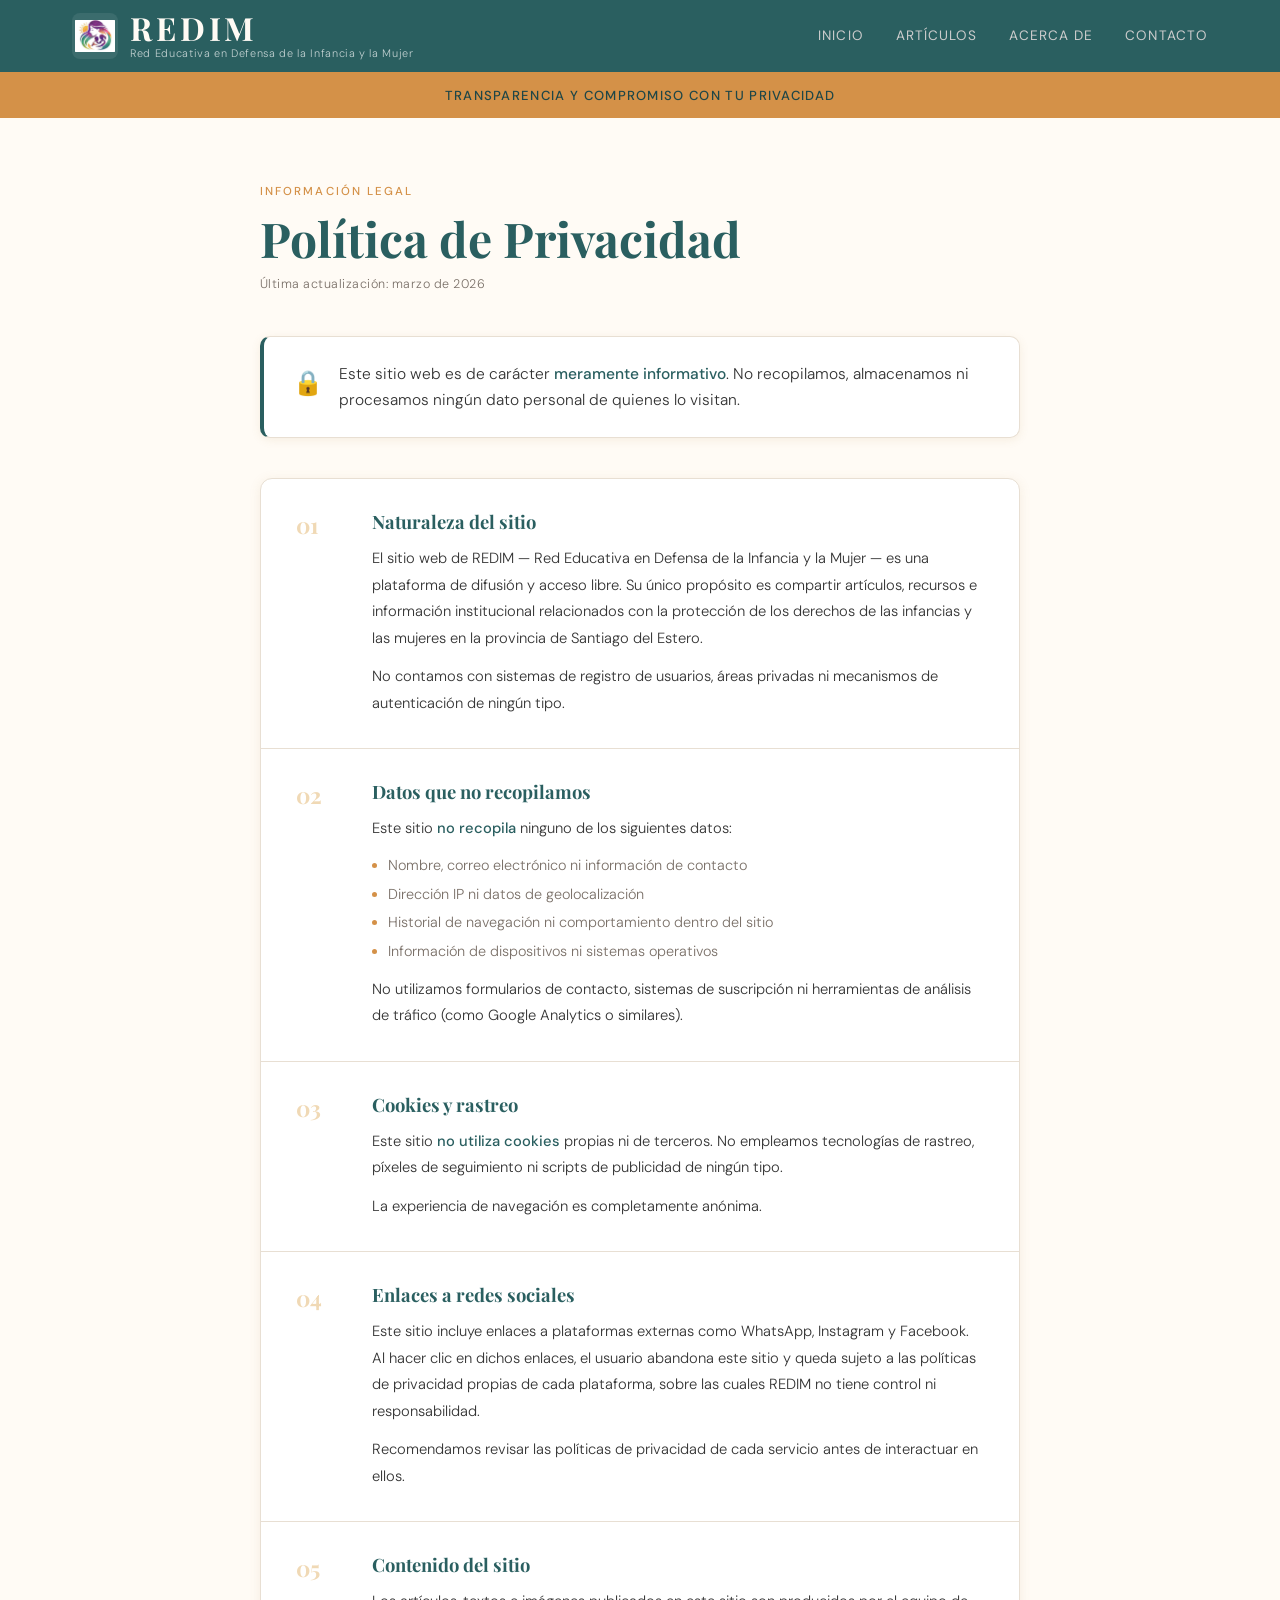
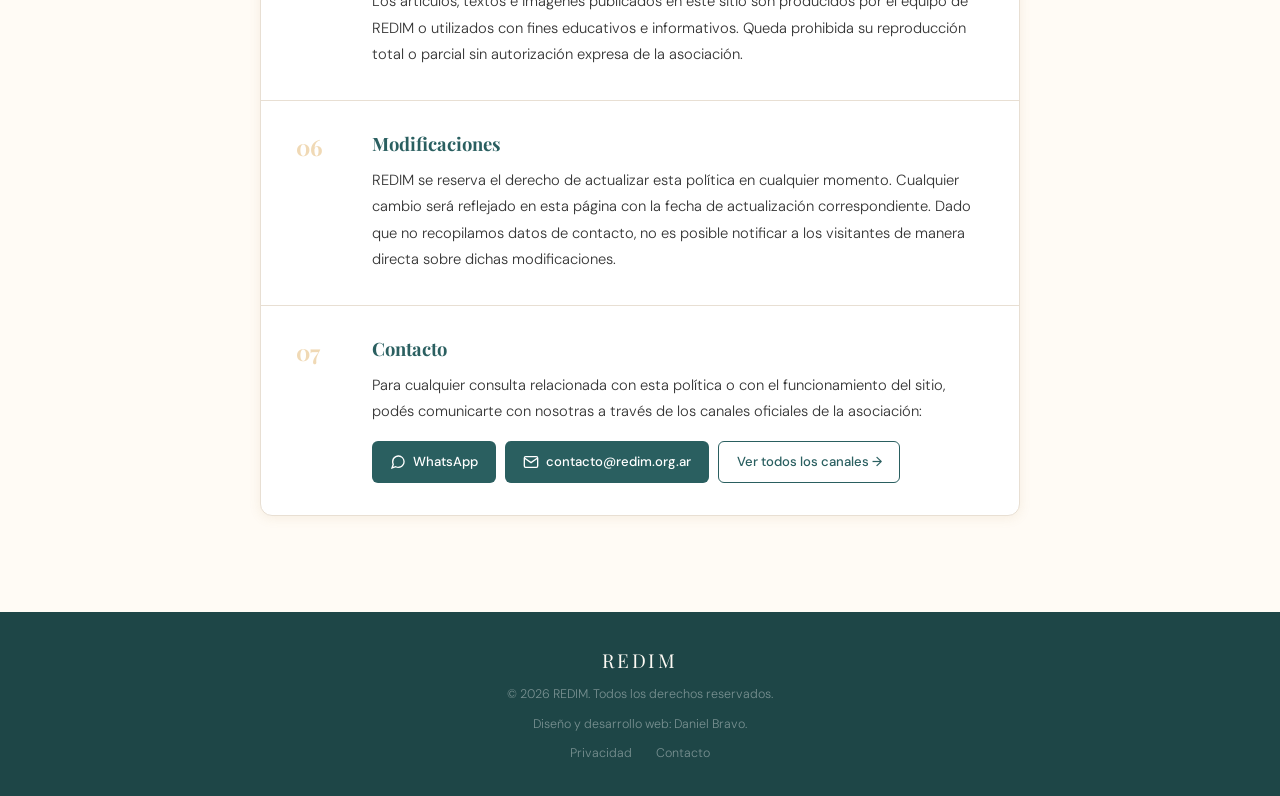
<file: privacidad.html>
<!DOCTYPE html>
<html lang="es">
<head>
  <meta charset="UTF-8" />
  <meta name="viewport" content="width=device-width, initial-scale=1.0"/>
  <title>Política de Privacidad — REDIM</title>
  <meta name="description" content="Política de privacidad de REDIM. Este sitio es meramente informativo y no recopila datos personales." />
  <link rel="stylesheet" href="style.css" />
  <link rel="stylesheet" href="privacidad.css" />
  <link href="https://fonts.googleapis.com/css2?family=Playfair+Display:ital,wght@0,700;1,400&family=DM+Sans:wght@300;400;500&display=swap" rel="stylesheet"/>
</head>
<body>

  <!-- HEADER -->
  <header class="site-header">
    <div class="header-inner">
      <a href="#" class="logo">
        <img src="./img/logo.png" alt="Logo REDIM" class="logo-img" onerror="this.style.display='none'">
        <div class="logo-text">
          <span class="logo-name">REDIM</span>
          <span class="logo-sub">Red Educativa en Defensa de la Infancia y la Mujer</span>
        </div>
      </a>
      <nav class="nav">
        <a href="./index.html">Inicio</a>
        <a href="./articulos.html">Artículos</a>
        <a href="./acerca-de.html">Acerca de</a>
        <a href="./contacto.html">Contacto</a>
      </nav>
      <button class="menu-toggle" id="menuToggle">☰</button>
    </div>
    <nav class="nav-mobile" id="navMobile">
      <a href="./index.html">Inicio</a>
      <a href="./articulos.html">Artículos</a>
      <a href="./acerca-de.html">Acerca de</a>
      <a href="./contacto.html">Contacto</a>
    </nav>
  </header>

  <!-- HERO STRIP -->
  <div class="hero-strip">
    <span>Transparencia y compromiso con tu privacidad</span>
  </div>

  <!-- CONTENIDO -->
  <main class="privacy-main">
    <div class="privacy-inner">

      <!-- Encabezado -->
      <header class="privacy-header" data-animate>
        <p class="privacy-eyebrow">Información legal</p>
        <h1 class="privacy-title">Política de Privacidad</h1>
        <p class="privacy-meta">Última actualización: marzo de 2026</p>
      </header>

      <!-- Bloque destacado -->
      <div class="privacy-highlight" data-animate>
        <span class="privacy-highlight-icon">🔒</span>
        <p>Este sitio web es de carácter <strong>meramente informativo</strong>. No recopilamos, almacenamos ni procesamos ningún dato personal de quienes lo visitan.</p>
      </div>

      <!-- Secciones -->
      <div class="privacy-sections">

        <section class="privacy-section" data-animate>
          <div class="privacy-section-num">01</div>
          <div class="privacy-section-body">
            <h2>Naturaleza del sitio</h2>
            <p>El sitio web de REDIM — Red Educativa en Defensa de la Infancia y la Mujer — es una plataforma de difusión y acceso libre. Su único propósito es compartir artículos, recursos e información institucional relacionados con la protección de los derechos de las infancias y las mujeres en la provincia de Santiago del Estero.</p>
            <p>No contamos con sistemas de registro de usuarios, áreas privadas ni mecanismos de autenticación de ningún tipo.</p>
          </div>
        </section>

        <section class="privacy-section" data-animate>
          <div class="privacy-section-num">02</div>
          <div class="privacy-section-body">
            <h2>Datos que no recopilamos</h2>
            <p>Este sitio <strong>no recopila</strong> ninguno de los siguientes datos:</p>
            <ul>
              <li>Nombre, correo electrónico ni información de contacto</li>
              <li>Dirección IP ni datos de geolocalización</li>
              <li>Historial de navegación ni comportamiento dentro del sitio</li>
              <li>Información de dispositivos ni sistemas operativos</li>
            </ul>
            <p>No utilizamos formularios de contacto, sistemas de suscripción ni herramientas de análisis de tráfico (como Google Analytics o similares).</p>
          </div>
        </section>

        <section class="privacy-section" data-animate>
          <div class="privacy-section-num">03</div>
          <div class="privacy-section-body">
            <h2>Cookies y rastreo</h2>
            <p>Este sitio <strong>no utiliza cookies</strong> propias ni de terceros. No empleamos tecnologías de rastreo, píxeles de seguimiento ni scripts de publicidad de ningún tipo.</p>
            <p>La experiencia de navegación es completamente anónima.</p>
          </div>
        </section>

        <section class="privacy-section" data-animate>
          <div class="privacy-section-num">04</div>
          <div class="privacy-section-body">
            <h2>Enlaces a redes sociales</h2>
            <p>Este sitio incluye enlaces a plataformas externas como WhatsApp, Instagram y Facebook. Al hacer clic en dichos enlaces, el usuario abandona este sitio y queda sujeto a las políticas de privacidad propias de cada plataforma, sobre las cuales REDIM no tiene control ni responsabilidad.</p>
            <p>Recomendamos revisar las políticas de privacidad de cada servicio antes de interactuar en ellos.</p>
          </div>
        </section>

        <section class="privacy-section" data-animate>
          <div class="privacy-section-num">05</div>
          <div class="privacy-section-body">
            <h2>Contenido del sitio</h2>
            <p>Los artículos, textos e imágenes publicados en este sitio son producidos por el equipo de REDIM o utilizados con fines educativos e informativos. Queda prohibida su reproducción total o parcial sin autorización expresa de la asociación.</p>
          </div>
        </section>

        <section class="privacy-section" data-animate>
          <div class="privacy-section-num">06</div>
          <div class="privacy-section-body">
            <h2>Modificaciones</h2>
            <p>REDIM se reserva el derecho de actualizar esta política en cualquier momento. Cualquier cambio será reflejado en esta página con la fecha de actualización correspondiente. Dado que no recopilamos datos de contacto, no es posible notificar a los visitantes de manera directa sobre dichas modificaciones.</p>
          </div>
        </section>

        <section class="privacy-section" data-animate>
          <div class="privacy-section-num">07</div>
          <div class="privacy-section-body">
            <h2>Contacto</h2>
            <p>Para cualquier consulta relacionada con esta política o con el funcionamiento del sitio, podés comunicarte con nosotras a través de los canales oficiales de la asociación:</p>
            <div class="privacy-contact-links">
              <a href="https://wa.me/5493844515867" target="_blank" class="privacy-contact-btn">
                <svg width="16" height="16" viewBox="0 0 24 24" fill="none" stroke="currentColor" stroke-width="2"><path d="M21 11.5a8.38 8.38 0 0 1-.9 3.8 8.5 8.5 0 0 1-7.6 4.7 8.38 8.38 0 0 1-3.8-.9L3 21l1.9-5.7a8.38 8.38 0 0 1-.9-3.8 8.5 8.5 0 0 1 4.7-7.6 8.38 8.38 0 0 1 3.8-.9h.5a8.48 8.48 0 0 1 8 8v.5z"/></svg>
                WhatsApp
              </a>
              <a href="mailto:contacto@redim.org.ar" class="privacy-contact-btn">
                <svg width="16" height="16" viewBox="0 0 24 24" fill="none" stroke="currentColor" stroke-width="2"><path d="M4 4h16c1.1 0 2 .9 2 2v12c0 1.1-.9 2-2 2H4c-1.1 0-2-.9-2-2V6c0-1.1.9-2 2-2z"/><polyline points="22,6 12,13 2,6"/></svg>
                contacto@redim.org.ar
              </a>
              <a href="./contacto.html" class="privacy-contact-btn secondary">
                Ver todos los canales →
              </a>
            </div>
          </div>
        </section>

      </div>
      <!-- fin privacy-sections -->

    </div>
  </main>

  <!-- FOOTER -->
  <footer class="site-footer">
    <div class="footer-inner">
      <span class="footer-logo">REDIM</span>
      <p>© 2026 REDIM. Todos los derechos reservados.</p>
      <p>Diseño y desarrollo web: Daniel Bravo.</p>
      <div class="footer-links">
        <a href="./privacidad.html">Privacidad</a>
        <a href="./contacto.html">Contacto</a>
      </div>
    </div>
  </footer>

  <script src="./script.js"></script>
</body>
</html>
</file>
<file: style.css>
/* ========================
   RESET & BASE
======================== */
*, *::before, *::after { box-sizing: border-box; margin: 0; padding: 0; }

:root {
  --cream: #FFFBF5;
  --ink: #333333;
  --teal: #2A5F60;
  --teal-dark: #1e4647;
  --teal-soft: #3a7475;
  --gold: #D49148;
  --gold-light: #f0d9b5;
  --violet: #8E4485;
  --muted: #7a7068;
  --border: #e8dfd3;
  --card-bg: #ffffff;
  --shadow: rgba(180, 140, 80, 0.12);
  --font-display: 'Playfair Display', Georgia, serif;
  --font-body: 'DM Sans', sans-serif;
}

html { scroll-behavior: smooth; }

body {
  background: var(--cream);
  color: var(--ink);
  font-family: var(--font-body);
  font-weight: 300;
  line-height: 1.7;
  min-height: 100vh;
}

img { display: block; width: 100%; height: 100%; object-fit: cover; }
a { text-decoration: none; color: inherit; }

/* ========================
   HEADER
======================== */
.site-header {
  position: sticky;
  top: 0;
  z-index: 100;
  background: var(--teal);
  border-bottom: 3px solid var(--gold);
}

.header-inner {
  max-width: 1200px;
  margin: 0 auto;
  padding: 0 2rem;
  display: flex;
  align-items: center;
  justify-content: space-between;
  height: 72px;
}

.logo {
  display: flex;
  flex-direction: row;
  align-items: center;
  gap: 0.75rem;
  line-height: 1.1;
  color: var(--cream);
  text-decoration: none;
}
.logo-img {
  width: 46px;
  height: 46px;
  border-radius: 8px;
  object-fit: contain;
  flex-shrink: 0;
  background: rgba(255,255,255,0.08);
  padding: 3px;
}
.logo-text {
  display: flex;
  flex-direction: column;
  line-height: 1.1;
}
.logo-name {
  font-family: var(--font-display);
  font-size: 2rem;
  font-weight: 700;
  color: var(--cream);
  letter-spacing: 0.12em;
  line-height: 1;
}
.logo-sub {
  font-family: var(--font-body);
  font-size: 0.68rem;
  font-weight: 300;
  letter-spacing: 0.06em;
  color: rgba(255,255,255,0.7);
  text-transform: none;
  margin-top: 4px;
}
.logo:hover .logo-name { color: var(--gold); transition: color 0.2s; }
.logo:hover .logo-sub  { color: var(--gold-light); transition: color 0.2s; }

.nav { display: flex; gap: 2rem; }
.nav a {
  color: #ccc;
  font-size: 0.85rem;
  font-weight: 400;
  letter-spacing: 0.08em;
  text-transform: uppercase;
  transition: color 0.2s;
}
.nav a:hover { color: var(--gold); }

.menu-toggle {
  display: none;
  background: none;
  border: none;
  color: var(--cream);
  font-size: 1.4rem;
  cursor: pointer;
}

.nav-mobile {
  display: none;
  flex-direction: column;
  background: var(--teal-dark);
  padding: 1rem 2rem;
}
.nav-mobile a {
  color: #ccc;
  padding: 0.6rem 0;
  border-bottom: 1px solid var(--teal-soft);
  font-size: 0.9rem;
  letter-spacing: 0.05em;
  text-transform: uppercase;
}
.nav-mobile.open { display: flex; }

/* ========================
   HERO STRIP
======================== */
.hero-strip {
  background: var(--gold);
  color: var(--teal-dark);
  text-align: center;
  padding: 0.65rem 2rem;
  font-size: 0.82rem;
  letter-spacing: 0.1em;
  text-transform: uppercase;
  font-weight: 500;
}

/* ========================
   MAIN LAYOUT
======================== */
.main-layout {
  max-width: 1300px;
  margin: 0 auto;
  padding: 3.5rem 2rem 5rem;
  display: grid;
  grid-template-columns: 300px 1fr 300px;
  gap: 3rem;
  max-width: 1300px;
  align-items: start;
}

/* ========================
   SECTION LABEL
======================== */
.section-label {
  font-family: var(--font-body);
  font-size: 0.75rem;
  font-weight: 500;
  letter-spacing: 0.15em;
  text-transform: uppercase;
  color: var(--muted);
  border-left: 3px solid var(--gold);
  padding-left: 0.75rem;
  margin-bottom: 2rem;
}

/* ========================
   POST CARDS
======================== */
.post-card {
  background: var(--card-bg);
  border: 1px solid var(--border);
  border-radius: 12px;
  margin-bottom: 2.8rem;
  display: grid;
  grid-template-columns: 260px 1fr;
  overflow: hidden;
  box-shadow: 0 2px 12px var(--shadow);
  transition: box-shadow 0.3s, transform 0.3s;
  opacity: 0;
  transform: translateY(24px);
}
.post-card.visible {
  opacity: 1;
  transform: translateY(0);
  transition: opacity 0.6s ease, transform 0.6s ease, box-shadow 0.3s, border-color 0.3s;
}
.post-card:hover {
  box-shadow: 0 8px 28px rgba(42, 95, 96, 0.18);
  transform: translateY(-3px);
}

/* Featured card: stacked */
.post-card.featured {
  grid-template-columns: 1fr;
}
.post-card.featured .post-img-wrap {
  height: 280px;
  min-height: 280px;
  flex-shrink: 0;
}

.post-img-wrap {
  position: relative;
  height: 100%;
  overflow: hidden;
  min-height: 180px;
  background: linear-gradient(135deg, #e8dfd3 0%, #d4c9b8 100%);
  display: flex;
  align-items: center;
  justify-content: center;
}
.post-img-wrap img {
  transition: transform 0.5s ease;
  min-height: 100%;
  color: transparent;
}
.post-img-wrap.img-fallback {
  background: linear-gradient(135deg, var(--teal) 0%, var(--teal-dark) 100%);
}
.post-img-wrap.img-fallback::before {
  content: '';
  position: absolute;
  inset: 0;
  background-image: url('./img/logo.png');
  background-repeat: no-repeat;
  background-position: center;
  background-size: 100px auto;
  opacity: 0.8;
  filter: brightness(0) invert(1);
}
.post-card:hover .post-img-wrap img {
  transform: scale(1.04);
}

.post-tag {
  position: absolute;
  top: 1rem;
  left: 1rem;
  background: var(--gold);
  color: white;
  font-size: 0.7rem;
  letter-spacing: 0.1em;
  text-transform: uppercase;
  padding: 0.3rem 0.7rem;
  font-weight: 500;
  border-radius: 4px;
}

.post-content {
  padding: 2rem 2.2rem;
  display: flex;
  flex-direction: column;
  justify-content: center;
  gap: 0.75rem;
}

.post-date {
  font-size: 0.75rem;
  letter-spacing: 0.08em;
  color: var(--muted);
  text-transform: uppercase;
}

.post-title {
  font-family: var(--font-display);
  font-size: 1.35rem;
  line-height: 1.3;
  font-weight: 700;
}
.post-card.featured .post-title { font-size: 1.8rem; }
.post-title a { color: var(--teal); transition: color 0.2s; }
.post-title a:hover { color: var(--gold); }

.post-excerpt {
  font-size: 0.9rem;
  color: var(--muted);
  line-height: 1.65;
}

.read-more {
  display: inline-flex;
  align-items: center;
  gap: 0.4rem;
  color: var(--gold);
  font-size: 0.82rem;
  font-weight: 500;
  letter-spacing: 0.06em;
  text-transform: uppercase;
  margin-top: 0.4rem;
  transition: gap 0.2s;
}
.read-more:hover { gap: 0.7rem; }

/* Load more */
.load-more-wrap { text-align: center; margin-top: 1rem; }
.btn-load {
  background: none;
  border: 2px solid var(--teal);
  color: var(--teal);
  font-family: var(--font-body);
  font-size: 0.82rem;
  letter-spacing: 0.1em;
  text-transform: uppercase;
  padding: 0.75rem 2rem;
  cursor: pointer;
  border-radius: 6px;
  transition: background 0.25s, color 0.25s;
}
.btn-load:hover { background: var(--teal); color: var(--cream); }

/* ========================
   SIDEBAR
======================== */
.sidebar {
  display: flex;
  flex-direction: column;
  gap: 2rem;
}

.sidebar-widget {
  background: var(--card-bg);
  border: 1px solid var(--border);
  border-radius: 12px;
  padding: 2rem;
  box-shadow: 0 2px 10px var(--shadow);
  opacity: 0;
  transform: translateY(20px);
}
.sidebar-widget.visible {
  opacity: 1;
  transform: translateY(0);
  transition: opacity 0.6s ease, transform 0.6s ease;
}

.widget-title {
  font-family: var(--font-body);
  font-size: 0.72rem;
  letter-spacing: 0.15em;
  text-transform: uppercase;
  color: var(--muted);
  border-bottom: 2px solid var(--border);
  padding-bottom: 0.6rem;
  margin-bottom: 1.2rem;
}

/* About widget */
.about-widget { border-top: 4px solid var(--gold); text-align: center; }
.about-logo-img-wrap {
  width: 110px;
  height: 110px;
  margin: 0 auto 1rem;
  border-radius: 12px;
  overflow: hidden;
  border: 2px solid var(--border);
  background: var(--cream);
  display: flex;
  align-items: center;
  justify-content: center;
}
.about-logo-img {
  width: 100%;
  height: 100%;
  object-fit: contain;
  padding: 8px;
}
.about-logo {
  width: 56px;
  height: 56px;
  background: var(--gold);
  color: white;
  font-family: var(--font-display);
  font-size: 1.8rem;
  align-items: center;
  justify-content: center;
  margin: 0 auto 1rem;
  border-radius: 10px;
}
.about-label {
  font-size: 0.72rem;
  letter-spacing: 0.12em;
  text-transform: uppercase;
  color: var(--muted);
  margin-bottom: 0.2rem;
}
.about-title {
  font-family: var(--font-display);
  font-size: 1.4rem;
  font-style: italic;
  color: var(--teal);
  margin-bottom: 0.8rem;
}
.about-desc { font-size: 0.88rem; color: var(--muted); line-height: 1.65; }
.about-desc strong { color: var(--teal); font-weight: 500; }

/* Social */
.social-list { list-style: none; display: flex; flex-direction: column; gap: 0.2rem; }
.social-link {
  display: flex;
  align-items: center;
  gap: 0.75rem;
  padding: 0.65rem 0;
  border-bottom: 1px solid var(--border);
  font-size: 0.88rem;
  color: var(--violet);
  transition: color 0.2s, padding-left 0.2s;
}
.social-link:hover { color: var(--teal); padding-left: 0.5rem; }

/* Newsletter */
.newsletter-widget {
  background: var(--teal);
  border-color: var(--teal);
  color: var(--cream);
}
.newsletter-eyebrow {
  font-size: 0.7rem;
  letter-spacing: 0.15em;
  text-transform: uppercase;
  color: var(--gold-light);
  margin-bottom: 0.4rem;
}
.newsletter-title {
  font-family: var(--font-display);
  font-size: 1.3rem;
  font-style: italic;
  margin-bottom: 0.5rem;
  color: var(--cream);
}
.newsletter-sub { font-size: 0.82rem; color: rgba(255,255,255,0.7); margin-bottom: 1.2rem; }

.newsletter-form {
  display: flex;
  gap: 0;
  border: 1px solid rgba(255,255,255,0.3);
  border-radius: 6px;
  overflow: hidden;
}
.newsletter-form input {
  flex: 1;
  background: rgba(255,255,255,0.15);
  border: none;
  padding: 0.7rem 1rem;
  color: var(--cream);
  font-family: var(--font-body);
  font-size: 0.85rem;
  outline: none;
}
.newsletter-form input::placeholder { color: rgba(255,255,255,0.5); }
.newsletter-form button {
  background: var(--gold);
  border: none;
  color: white;
  padding: 0 1.2rem;
  font-size: 1.1rem;
  cursor: pointer;
  transition: background 0.2s;
}
.newsletter-form button:hover { background: #b87a35; }

.newsletter-confirm {
  display: none;
  margin-top: 0.8rem;
  font-size: 0.85rem;
  color: var(--gold-light);
  text-align: center;
}
.newsletter-confirm.show { display: block; }

/* Tags */
.tags-cloud { display: flex; flex-wrap: wrap; gap: 0.5rem; }
.tag {
  background: var(--cream);
  border: 1px solid var(--border);
  color: var(--muted);
  font-size: 0.75rem;
  padding: 0.35rem 0.75rem;
  letter-spacing: 0.05em;
  border-radius: 20px;
  transition: background 0.2s, color 0.2s, border-color 0.2s;
}
.tag:hover {
  background: var(--gold);
  color: white;
  border-color: var(--gold);
}

/* ========================
   FOOTER
======================== */
.site-footer {
  background: var(--teal-dark);
  padding: 2rem;
  text-align: center;
}
.footer-inner {
  max-width: 1200px;
  margin: 0 auto;
  display: flex;
  flex-direction: column;
  align-items: center;
  gap: 0.5rem;
}
.footer-logo {
  font-family: var(--font-display);
  font-size: 1.2rem;
  color: var(--cream);
  letter-spacing: 0.15em;
}
.footer-inner p { font-size: 0.78rem; color: rgba(255,255,255,0.4); }
.footer-links { display: flex; gap: 1.5rem; }
.footer-links a { font-size: 0.78rem; color: rgba(255,255,255,0.4); transition: color 0.2s; }
.footer-links a:hover { color: var(--gold); }

/* ========================
   RESPONSIVE
======================== */
@media (max-width: 1100px) {
  .main-layout {
    grid-template-columns: 260px 1fr;
  }
  .fb-panel { order: 3; grid-column: 1 / -1; }
  .fb-panel .fb-embed-wrap { height: 300px; }
}

@media (max-width: 900px) {
  .main-layout {
    grid-template-columns: 1fr;
  }
  .sidebar { order: -1; }
  .fb-panel { order: 2; grid-column: 1; }
}

@media (max-width: 600px) {
  .post-card {
    grid-template-columns: 1fr;
  }
  .post-img-wrap { height: 200px; min-height: 200px; }
  .nav { display: none; }
  .menu-toggle { display: block; }
  .hero-strip { font-size: 0.72rem; }
}

/* ========================
   FACEBOOK PANEL (columna izquierda)
======================== */
.fb-panel {
  display: flex;
  flex-direction: column;
  position: sticky;
  top: 84px;
}
.fb-panel-header {
  background: #1877F2;
  border-radius: 12px 12px 0 0;
  padding: 0.9rem 1.2rem;
  display: flex;
  align-items: center;
  gap: 0.6rem;
}
.fb-panel-title {
  font-size: 0.8rem;
  font-weight: 500;
  color: white;
  letter-spacing: 0.06em;
  text-transform: uppercase;
}
.fb-panel-link {
  margin-left: auto;
  font-size: 0.7rem;
  color: rgba(255,255,255,0.75);
  transition: color 0.2s;
}
.fb-panel-link:hover { color: white; }
.fb-embed-wrap {
  border-radius: 0 0 12px 12px;
  overflow: hidden;
  border: 1px solid #1877F2;
  border-top: none;
  height: 680px;
  background: #f0f2f5;
  position: relative;
}
.fb-embed-wrap iframe {
  width: 100% !important;
  border: none !important;
}
.fb-embed-wrap::after {
  content: '';
  position: absolute;
  bottom: 0; left: 0; right: 0;
  height: 48px;
  background: linear-gradient(transparent, rgba(240,242,245,0.95));
  pointer-events: none;
  border-radius: 0 0 11px 11px;
}
.fb-scroll-hint {
  position: absolute;
  bottom: 10px;
  left: 50%;
  transform: translateX(-50%);
  z-index: 2;
  display: flex;
  flex-direction: column;
  align-items: center;
  gap: 3px;
  animation: fb-bounce 2s ease-in-out infinite;
  pointer-events: none;
  opacity: 0.6;
}
.fb-scroll-hint span {
  display: block;
  width: 6px;
  height: 6px;
  border-radius: 50%;
  background: #1877F2;
}
.fb-scroll-hint span:nth-child(2) { opacity: 0.6; }
.fb-scroll-hint span:nth-child(3) { opacity: 0.3; }
@keyframes fb-bounce {
  0%, 100% { transform: translateX(-50%) translateY(0); }
  50%       { transform: translateX(-50%) translateY(-5px); }
}
</file>
<file: acerca-de.css>
/* ========================
   ACERCA DE — estilos propios
   (complementa style.css)
======================== */

/* Nav link activo */
.nav-active {
  color: var(--gold) !important;
  border-bottom: 2px solid var(--gold);
  padding-bottom: 2px;
}

/* ========================
   HERO DE PÁGINA
======================== */
.about-hero {
  background: var(--teal);
  padding: 5rem 2rem 4rem;
  text-align: center;
  position: relative;
  overflow: hidden;
}
.about-hero::after {
  content: '';
  position: absolute;
  bottom: -2px;
  left: 0;
  right: 0;
  height: 40px;
  background: var(--cream);
  clip-path: ellipse(55% 100% at 50% 100%);
}
.about-hero-inner {
  max-width: 680px;
  margin: 0 auto;
  position: relative;
  z-index: 1;
  opacity: 0;
  transform: translateY(20px);
  transition: opacity 0.7s ease, transform 0.7s ease;
}
.about-hero-inner.visible {
  opacity: 1;
  transform: translateY(0);
}
.about-hero-eyebrow {
  font-size: 0.72rem;
  letter-spacing: 0.2em;
  text-transform: uppercase;
  color: var(--gold-light);
  margin-bottom: 0.8rem;
}
.about-hero-title {
  font-family: var(--font-display);
  font-size: clamp(2.2rem, 5vw, 3.5rem);
  color: var(--cream);
  line-height: 1.15;
  margin-bottom: 1.2rem;
}
.about-hero-desc {
  font-size: 1rem;
  color: rgba(255,255,255,0.8);
  line-height: 1.75;
  max-width: 580px;
  margin: 0 auto;
}

/* ========================
   MISIÓN / VISIÓN / VALORES
======================== */
.mision-strip {
  background: var(--cream);
  padding: 4rem 2rem;
}
.mision-inner {
  max-width: 1100px;
  margin: 0 auto;
  display: grid;
  grid-template-columns: 1fr auto 1fr auto 1fr;
  gap: 0;
  align-items: start;
}
.mision-item {
  text-align: center;
  padding: 1.5rem 2rem;
  opacity: 0;
  transform: translateY(20px);
}
.mision-item.visible {
  opacity: 1;
  transform: translateY(0);
  transition: opacity 0.6s ease, transform 0.6s ease;
}
.mision-icon {
  font-size: 2rem;
  display: block;
  margin-bottom: 0.8rem;
}
.mision-item h3 {
  font-family: var(--font-display);
  font-size: 1.1rem;
  color: var(--teal);
  margin-bottom: 0.6rem;
}
.mision-item p {
  font-size: 0.88rem;
  color: var(--muted);
  line-height: 1.65;
}
.mision-divider {
  width: 1px;
  background: var(--border);
  align-self: stretch;
  margin: 1rem 0;
}

/* ========================
   SECCIONES FUNDADORA / EQUIPO
======================== */
.about-section {
  padding: 5rem 2rem;
  background: #fff;
  opacity: 0;
  transform: translateY(30px);
}
.about-section:nth-of-type(even) {
  background: var(--cream);
}
.about-section.visible {
  opacity: 1;
  transform: translateY(0);
  transition: opacity 0.8s ease, transform 0.8s ease;
}
.about-section-inner {
  max-width: 1100px;
  margin: 0 auto;
  display: grid;
  grid-template-columns: 1fr 1fr;
  gap: 5rem;
  align-items: center;
}
.about-section.reverse .about-section-inner {
  /* texto izquierda, imagen derecha — orden natural */
}

/* Columna imagen */
.about-img-col {
  position: relative;
}
.about-img-frame {
  position: relative;
  border-radius: 16px;
  overflow: hidden;
  box-shadow: 0 12px 40px rgba(42,95,96,0.15);
}
.about-img-frame img {
  width: 100%;
  height: 440px;
  object-fit: cover;
  display: block;
  transition: transform 0.5s ease;
}
.about-img-frame:hover img {
  transform: scale(1.03);
}
.about-img-caption {
  position: absolute;
  bottom: 0;
  left: 0;
  right: 0;
  background: linear-gradient(transparent, rgba(30,70,71,0.85));
  color: rgba(255,255,255,0.9);
  font-size: 0.75rem;
  letter-spacing: 0.1em;
  text-transform: uppercase;
  padding: 2rem 1.2rem 0.9rem;
}

/* Imagen izquierda: leve rotación decorativa */
.left-img .about-img-frame {
  transform: rotate(-1.5deg);
  transition: transform 0.4s ease;
}
.left-img .about-img-frame:hover {
  transform: rotate(0deg);
}

/* Imagen derecha */
.right-img .about-img-frame {
  transform: rotate(1.5deg);
  transition: transform 0.4s ease;
}
.right-img .about-img-frame:hover {
  transform: rotate(0deg);
}

/* Columna texto */
.about-text-col {
  display: flex;
  flex-direction: column;
  gap: 1rem;
}
.about-section-eyebrow {
  font-size: 0.72rem;
  letter-spacing: 0.18em;
  text-transform: uppercase;
  color: var(--gold);
  font-weight: 500;
}
.about-section-title {
  font-family: var(--font-display);
  font-size: clamp(1.6rem, 3vw, 2.2rem);
  color: var(--teal);
  line-height: 1.2;
}
.about-section-divider {
  width: 48px;
  height: 3px;
  background: var(--gold);
  border-radius: 2px;
  margin: 0.2rem 0 0.4rem;
}
.about-text-col p {
  font-size: 0.95rem;
  color: var(--ink);
  line-height: 1.8;
}
.about-text-col p em {
  font-style: italic;
  color: var(--teal);
  font-family: var(--font-display);
  font-size: 1.05rem;
  display: block;
  padding: 0.8rem 0 0.8rem 1.2rem;
  border-left: 3px solid var(--gold);
}

/* Tags fundadora */
.about-founder-tags {
  display: flex;
  flex-wrap: wrap;
  gap: 0.5rem;
  margin-top: 0.5rem;
}
.founder-tag {
  background: var(--teal);
  color: white;
  font-size: 0.72rem;
  padding: 0.3rem 0.85rem;
  border-radius: 20px;
  letter-spacing: 0.05em;
}

/* Grid de miembros del equipo
   auto-fill: agrega columnas solas al agregar más .team-member
   min 140px, max 1fr → se acomoda en cualquier ancho */
.team-grid {
  display: grid;
  grid-template-columns: repeat(auto-fill, minmax(140px, 1fr));
  gap: 1.2rem;
  margin-top: 1rem;
}
.team-member {
  background: var(--cream);
  border: 1px solid var(--border);
  border-radius: 10px;
  padding: 1rem;
  display: flex;
  flex-direction: column;
  align-items: center;
  text-align: center;
  gap: 0.4rem;
  transition: box-shadow 0.3s, transform 0.3s;
  opacity: 0;
  transform: translateY(16px);
}
.team-member.visible {
  opacity: 1;
  transform: translateY(0);
  transition: opacity 0.5s ease, transform 0.5s ease, box-shadow 0.3s, transform 0.3s;
}
.team-member:hover {
  box-shadow: 0 6px 20px rgba(42,95,96,0.12);
  transform: translateY(-3px);
}
.team-avatar {
  width: 64px;
  height: 64px;
  border-radius: 50%;
  overflow: hidden;
  border: 3px solid var(--gold-light);
}
.team-avatar img {
  width: 100%;
  height: 100%;
  object-fit: cover;
}
.team-name {
  font-size: 0.88rem;
  font-weight: 500;
  color: var(--teal);
}
.team-role {
  font-size: 0.75rem;
  color: var(--muted);
  line-height: 1.3;
}

/* ========================
   SEPARADOR DECORATIVO
======================== */
.section-separator {
  display: flex;
  align-items: center;
  gap: 1rem;
  max-width: 300px;
  margin: 0 auto;
  padding: 1rem 0;
}
.section-separator span:not(.sep-diamond) {
  flex: 1;
  height: 1px;
  background: var(--border);
}
.sep-diamond {
  color: var(--gold);
  font-size: 0.7rem;
}

/* ========================
   CTA FINAL
======================== */
.about-cta {
  background: var(--teal);
  padding: 5rem 2rem;
  text-align: center;
  opacity: 0;
  transform: translateY(30px);
}
.about-cta.visible {
  opacity: 1;
  transform: translateY(0);
  transition: opacity 0.8s ease, transform 0.8s ease;
}
.about-cta-inner {
  max-width: 600px;
  margin: 0 auto;
}
.cta-title {
  font-family: var(--font-display);
  font-size: clamp(1.8rem, 4vw, 2.6rem);
  color: var(--cream);
  margin-bottom: 1rem;
  line-height: 1.2;
}
.cta-desc {
  font-size: 0.95rem;
  color: rgba(255,255,255,0.75);
  line-height: 1.75;
  margin-bottom: 2rem;
}
.cta-buttons {
  display: flex;
  gap: 1rem;
  justify-content: center;
  flex-wrap: wrap;
}
.cta-btn {
  padding: 0.85rem 2rem;
  border-radius: 6px;
  font-size: 0.85rem;
  font-weight: 500;
  letter-spacing: 0.06em;
  text-transform: uppercase;
  transition: all 0.25s;
}
.cta-btn.primary {
  background: var(--gold);
  color: white;
  border: 2px solid var(--gold);
}
.cta-btn.primary:hover {
  background: #b87a35;
  border-color: #b87a35;
}
.cta-btn.secondary {
  background: transparent;
  color: var(--cream);
  border: 2px solid rgba(255,255,255,0.5);
}
.cta-btn.secondary:hover {
  background: rgba(255,255,255,0.1);
  border-color: var(--cream);
}

/* ========================
   RESPONSIVE
======================== */
@media (max-width: 900px) {
  .about-section-inner {
    grid-template-columns: 1fr;
    gap: 3rem;
  }
  /* En móvil: imagen siempre arriba */
  .about-section .about-img-col { order: -1; }
  .about-section.reverse .about-img-col { order: -1; }
  .about-img-frame img { height: 300px; }
  .left-img .about-img-frame,
  .right-img .about-img-frame { transform: none; }

  .mision-inner {
    grid-template-columns: 1fr;
    gap: 0;
  }
  .mision-divider { display: none; }

  .team-grid { grid-template-columns: repeat(auto-fill, minmax(120px, 1fr)); }
}

@media (max-width: 500px) {
  .cta-buttons { flex-direction: column; align-items: center; }
}
</file>
<file: articulos.css>
/* ========================
   ARTÍCULOS — estilos propios
   (complementa style.css)
======================== */

/* Nav activo */
.nav-active {
  color: var(--gold) !important;
  border-bottom: 2px solid var(--gold);
  padding-bottom: 2px;
}

/* ========================
   HERO
======================== */
.articles-hero {
  background: var(--teal);
  padding: 4rem 2rem 3.5rem;
  text-align: center;
  position: relative;
  overflow: hidden;
}
.articles-hero::after {
  content: '';
  position: absolute;
  bottom: -2px; left: 0; right: 0;
  height: 36px;
  background: var(--cream);
  clip-path: ellipse(55% 100% at 50% 100%);
}
.articles-hero-inner {
  max-width: 640px;
  margin: 0 auto;
  position: relative;
  z-index: 1;
}
.articles-hero-eyebrow {
  font-size: 0.72rem;
  letter-spacing: 0.2em;
  text-transform: uppercase;
  color: var(--gold-light);
  margin-bottom: 0.7rem;
}
.articles-hero-title {
  font-family: var(--font-display);
  font-size: clamp(2rem, 5vw, 3rem);
  color: var(--cream);
  line-height: 1.15;
  margin-bottom: 1rem;
}
.articles-hero-desc {
  font-size: 0.95rem;
  color: rgba(255,255,255,0.78);
  line-height: 1.75;
}

/* ========================
   BARRA DE FILTROS
======================== */
.filters-bar {
  background: #fff;
  border-bottom: 1px solid var(--border);
  position: sticky;
  top: 64px;
  z-index: 90;
  box-shadow: 0 2px 8px rgba(0,0,0,0.05);
}
.filters-inner {
  max-width: 1200px;
  margin: 0 auto;
  padding: 0.9rem 2rem;
  display: flex;
  align-items: center;
  gap: 1rem;
  flex-wrap: wrap;
}

/* Buscador */
.search-wrap {
  position: relative;
  flex-shrink: 0;
}
.search-icon {
  position: absolute;
  left: 0.75rem;
  top: 50%;
  transform: translateY(-50%);
  color: var(--muted);
  pointer-events: none;
}
.search-input {
  padding: 0.5rem 2.2rem 0.5rem 2.2rem;
  border: 1.5px solid var(--border);
  border-radius: 6px;
  font-family: var(--font-body);
  font-size: 0.85rem;
  color: var(--ink);
  background: var(--cream);
  width: 220px;
  outline: none;
  transition: border-color 0.2s;
}
.search-input:focus { border-color: var(--teal); }
.search-clear {
  position: absolute;
  right: 0.5rem;
  top: 50%;
  transform: translateY(-50%);
  background: none;
  border: none;
  color: var(--muted);
  cursor: pointer;
  font-size: 0.75rem;
  display: none;
  line-height: 1;
}
.search-clear.visible { display: block; }

/* Tags de filtro */
.filter-tags {
  display: flex;
  gap: 0.4rem;
  flex-wrap: wrap;
  flex: 1;
}
.filter-tag {
  background: none;
  border: 1.5px solid var(--border);
  border-radius: 20px;
  padding: 0.3rem 0.85rem;
  font-family: var(--font-body);
  font-size: 0.75rem;
  color: var(--muted);
  cursor: pointer;
  letter-spacing: 0.04em;
  transition: all 0.2s;
}
.filter-tag:hover { border-color: var(--teal); color: var(--teal); }
.filter-tag.active {
  background: var(--teal);
  border-color: var(--teal);
  color: white;
}

/* Ordenar */
.sort-select {
  border: 1.5px solid var(--border);
  border-radius: 6px;
  padding: 0.48rem 0.85rem;
  font-family: var(--font-body);
  font-size: 0.8rem;
  color: var(--muted);
  background: var(--cream);
  cursor: pointer;
  outline: none;
  flex-shrink: 0;
}
.sort-select:focus { border-color: var(--teal); }

/* ========================
   LAYOUT PRINCIPAL
======================== */
.articles-main {
  background: var(--cream);
  padding: 3rem 2rem 5rem;
}
.articles-inner {
  max-width: 1200px;
  margin: 0 auto;
  display: grid;
  grid-template-columns: 1fr 300px;
  gap: 3.5rem;
  align-items: start;
}

/* ========================
   TARJETA DESTACADA
======================== */
.art-featured {
  display: grid;
  grid-template-columns: 420px 1fr;
  background: var(--card-bg);
  border: 1px solid var(--border);
  border-radius: 14px;
  overflow: hidden;
  box-shadow: 0 4px 20px var(--shadow);
  margin-bottom: 2.5rem;
  opacity: 0;
  transform: translateY(24px);
  transition: opacity 0.6s ease, transform 0.6s ease;
}
.art-featured.visible {
  opacity: 1;
  transform: translateY(0);
}
.art-featured:hover {
  box-shadow: 0 10px 36px rgba(42,95,96,0.16);
  transform: translateY(-4px);
  transition: box-shadow 0.3s, transform 0.3s;
}
.art-featured .art-img-wrap { height: 100%; min-height: 300px; }
.art-featured .art-title { font-size: 1.55rem; }
.art-featured .art-excerpt { font-size: 0.92rem; }

/* ========================
   GRILLA 3 COLUMNAS
======================== */
.art-grid {
  display: grid;
  grid-template-columns: repeat(3, 1fr);
  gap: 1.6rem;
}

/* Tarjeta pequeña */
.art-small {
  display: flex;
  flex-direction: column;
  background: var(--card-bg);
  border: 1px solid var(--border);
  border-radius: 12px;
  overflow: hidden;
  box-shadow: 0 2px 12px var(--shadow);
  opacity: 0;
  transform: translateY(20px);
  transition: opacity 0.5s ease, transform 0.5s ease;
}
.art-small.visible { opacity: 1; transform: translateY(0); }
.art-small:hover {
  box-shadow: 0 8px 28px rgba(42,95,96,0.15);
  transform: translateY(-4px);
  transition: box-shadow 0.3s, transform 0.3s;
}
.art-small .art-img-wrap { height: 180px; flex-shrink: 0; }
.art-small .art-content { flex: 1; display: flex; flex-direction: column; }

/* ========================
   PARTES COMUNES DE TARJETA
======================== */
.art-img-wrap {
  position: relative;
  overflow: hidden;
}
.art-img-wrap img {
  width: 100%;
  height: 100%;
  object-fit: cover;
  display: block;
  transition: transform 0.5s ease;
}
.art-card:hover .art-img-wrap img { transform: scale(1.05); }

.art-tag {
  position: absolute;
  top: 0.9rem; left: 0.9rem;
  background: var(--gold);
  color: white;
  font-size: 0.68rem;
  letter-spacing: 0.1em;
  text-transform: uppercase;
  padding: 0.28rem 0.65rem;
  border-radius: 4px;
  font-weight: 500;
}

.art-content {
  padding: 1.4rem 1.6rem 1.4rem;
  display: flex;
  flex-direction: column;
  gap: 0.55rem;
  flex: 1;
}

.art-meta {
  display: flex;
  align-items: center;
  gap: 0.6rem;
  flex-wrap: wrap;
}
.art-date {
  font-size: 0.72rem;
  color: var(--muted);
  letter-spacing: 0.05em;
}

/* Badges de categoría */
.art-cat-badge {
  font-size: 0.65rem;
  font-weight: 500;
  letter-spacing: 0.08em;
  text-transform: uppercase;
  padding: 0.18rem 0.6rem;
  border-radius: 20px;
}
.art-cat-badge.derechos   { background: #e8f4f4; color: var(--teal); }
.art-cat-badge.mujeres    { background: #f4e8f4; color: var(--violet); }
.art-cat-badge.educacion  { background: #fef3e2; color: #a06c1a; }
.art-cat-badge.infancias  { background: #e8f0fe; color: #2a5fa8; }
.art-cat-badge.comunidad  { background: #e8fce8; color: #2a6b30; }
.art-cat-badge.salud      { background: #fde8e8; color: #a83030; }
.art-cat-badge.recursos   { background: #f0f0f0; color: #555; }

.art-title {
  font-family: var(--font-display);
  font-size: 1.05rem;
  line-height: 1.3;
  font-weight: 700;
  flex: 1;
}
.art-title a { color: var(--teal); transition: color 0.2s; }
.art-title a:hover { color: var(--gold); }

.art-excerpt {
  font-size: 0.85rem;
  color: var(--muted);
  line-height: 1.65;
}

.art-footer {
  display: flex;
  align-items: center;
  justify-content: space-between;
  margin-top: auto;
  padding-top: 0.5rem;
  border-top: 1px solid var(--border);
}
.art-read-time {
  font-size: 0.72rem;
  color: var(--muted);
  letter-spacing: 0.04em;
}

/* ========================
   SIN RESULTADOS
======================== */
.no-results {
  display: none;
  text-align: center;
  padding: 4rem 2rem;
  color: var(--muted);
}
.no-results.visible { display: block; }
.no-results-icon { font-size: 2.5rem; display: block; margin-bottom: 1rem; }
.no-results h3 {
  font-family: var(--font-display);
  font-size: 1.4rem;
  color: var(--teal);
  margin-bottom: 0.5rem;
}
.no-results p { font-size: 0.9rem; margin-bottom: 1.5rem; }
.btn-reset {
  background: var(--teal);
  color: white;
  border: none;
  padding: 0.7rem 1.8rem;
  border-radius: 6px;
  font-family: var(--font-body);
  font-size: 0.85rem;
  cursor: pointer;
  transition: background 0.2s;
}
.btn-reset:hover { background: var(--teal-dark); }

/* ========================
   PAGINACIÓN
======================== */
.pagination {
  display: flex;
  align-items: center;
  justify-content: center;
  gap: 0.5rem;
  margin-top: 3rem;
  padding-top: 2rem;
  border-top: 1px solid var(--border);
}
.page-btn {
  width: 38px;
  height: 38px;
  border: 1.5px solid var(--border);
  border-radius: 6px;
  background: none;
  font-family: var(--font-body);
  font-size: 0.85rem;
  color: var(--muted);
  cursor: pointer;
  transition: all 0.2s;
}
.page-btn:hover { border-color: var(--teal); color: var(--teal); }
.page-btn.active {
  background: var(--teal);
  border-color: var(--teal);
  color: white;
}
.page-dots { color: var(--muted); font-size: 0.85rem; }

/* ========================
   SIDEBAR ARTÍCULOS
======================== */
.articles-sidebar {
  display: flex;
  flex-direction: column;
  gap: 1.8rem;
}

/* Widget contador */
.results-widget {
  background: var(--teal) !important;
  border-color: var(--teal) !important;
  text-align: center;
  padding: 1rem 1.5rem !important;
}
.results-count {
  font-size: 0.85rem;
  color: rgba(255,255,255,0.85);
  letter-spacing: 0.04em;
}
.results-count span {
  font-family: var(--font-display);
  font-size: 2rem;
  color: white;
  display: block;
  line-height: 1.1;
  margin-bottom: 0.2rem;
}

/* Lista de categorías */
.cat-list {
  list-style: none;
  display: flex;
  flex-direction: column;
  gap: 0;
}
.cat-btn {
  width: 100%;
  display: flex;
  justify-content: space-between;
  align-items: center;
  background: none;
  border: none;
  padding: 0.65rem 0;
  border-bottom: 1px solid var(--border);
  font-family: var(--font-body);
  font-size: 0.875rem;
  color: var(--muted);
  cursor: pointer;
  text-align: left;
  transition: color 0.2s, padding-left 0.2s;
}
.cat-btn:hover { color: var(--teal); padding-left: 0.4rem; }
.cat-btn.active { color: var(--teal); font-weight: 500; }
.cat-count {
  background: var(--border);
  border-radius: 20px;
  padding: 0.1rem 0.5rem;
  font-size: 0.7rem;
  color: var(--muted);
}
.cat-btn.active .cat-count {
  background: var(--teal);
  color: white;
}

/* Artículos populares */
.popular-list {
  list-style: none;
  display: flex;
  flex-direction: column;
  gap: 0;
  counter-reset: popular;
}
.popular-link {
  display: flex;
  align-items: flex-start;
  gap: 0.75rem;
  padding: 0.75rem 0;
  border-bottom: 1px solid var(--border);
  color: var(--ink);
  transition: color 0.2s;
}
.popular-link:hover { color: var(--teal); }
.popular-num {
  font-family: var(--font-display);
  font-size: 1.1rem;
  color: var(--gold);
  line-height: 1;
  flex-shrink: 0;
  margin-top: 2px;
}
.popular-title {
  font-size: 0.82rem;
  line-height: 1.45;
  color: inherit;
}

/* Inherit newsletter and social from style.css — already defined */

/* ========================
   RESPONSIVE
======================== */
@media (max-width: 1000px) {
  .articles-inner {
    grid-template-columns: 1fr;
  }
  .articles-sidebar {
    display: grid;
    grid-template-columns: 1fr 1fr;
    gap: 1.2rem;
  }
  .art-grid { grid-template-columns: repeat(2, 1fr); }
  .art-featured { grid-template-columns: 1fr; }
  .art-featured .art-img-wrap { height: 240px; }
}

@media (max-width: 650px) {
  .art-grid { grid-template-columns: 1fr; }
  .articles-sidebar { grid-template-columns: 1fr; }
  .filters-inner { flex-direction: column; align-items: flex-start; }
  .search-input { width: 100%; }
  .filter-tags { width: 100%; }
}
</file>
<file: contacto.css>
/* ========================
   CONTACTO — estilos propios
   (complementa style.css)
======================== */

.nav-active {
  color: var(--gold) !important;
  border-bottom: 2px solid var(--gold);
  padding-bottom: 2px;
}

/* ========================
   HERO
======================== */
.contact-hero {
  background: var(--teal);
  padding: 4.5rem 2rem 3.5rem;
  text-align: center;
  position: relative;
  overflow: hidden;
}
.contact-hero::after {
  content: '';
  position: absolute;
  bottom: -2px; left: 0; right: 0;
  height: 36px;
  background: var(--cream);
  clip-path: ellipse(55% 100% at 50% 100%);
}
.contact-hero-inner {
  max-width: 560px;
  margin: 0 auto;
  position: relative;
  z-index: 1;
}
.contact-hero-eyebrow {
  font-size: 0.72rem;
  letter-spacing: 0.2em;
  text-transform: uppercase;
  color: var(--gold-light);
  margin-bottom: 0.7rem;
}
.contact-hero-title {
  font-family: var(--font-display);
  font-size: clamp(2.2rem, 5vw, 3.2rem);
  color: var(--cream);
  line-height: 1.15;
  margin-bottom: 1rem;
}
.contact-hero-desc {
  font-size: 0.95rem;
  color: rgba(255,255,255,0.78);
  line-height: 1.75;
}

/* ========================
   LAYOUT
======================== */
.contact-main {
  background: var(--cream);
  padding: 4rem 2rem 5rem;
}
.contact-inner {
  max-width: 860px;
  margin: 0 auto;
  display: flex;
  flex-direction: column;
  gap: 3rem;
}

/* ========================
   GRILLA DE TARJETAS
======================== */
.contact-grid {
  display: grid;
  grid-template-columns: 1fr 1fr;
  gap: 1.4rem;
}

.contact-card {
  display: flex;
  align-items: flex-start;
  gap: 1.2rem;
  background: var(--card-bg);
  border: 1px solid var(--border);
  border-radius: 14px;
  padding: 1.8rem;
  box-shadow: 0 2px 12px var(--shadow);
  transition: transform 0.3s, box-shadow 0.3s;
  text-decoration: none;
  color: var(--ink);
  position: relative;
  opacity: 0;
  transform: translateY(20px);
}
.contact-card.visible {
  opacity: 1;
  transform: translateY(0);
  transition: opacity 0.6s ease, transform 0.6s ease, box-shadow 0.3s;
}
.contact-card:hover {
  transform: translateY(-4px);
  box-shadow: 0 10px 30px rgba(42,95,96,0.15);
}

/* Icono */
.contact-card-icon {
  width: 52px;
  height: 52px;
  border-radius: 12px;
  display: flex;
  align-items: center;
  justify-content: center;
  flex-shrink: 0;
}
.contact-card-icon svg { width: 26px; height: 26px; }

/* Colores por red */
.whatsapp-card  { border-top: 4px solid #25D366; }
.whatsapp-card  .contact-card-icon { background: #e8fef0; color: #25D366; }
.whatsapp-card  .contact-card-platform { color: #25D366; }

.instagram-card { border-top: 4px solid #E1306C; }
.instagram-card .contact-card-icon { background: #fde8f0; color: #E1306C; }
.instagram-card .contact-card-platform { color: #E1306C; }

.facebook-card  { border-top: 4px solid #1877F2; }
.facebook-card  .contact-card-icon { background: #e8f0fe; color: #1877F2; }
.facebook-card  .contact-card-platform { color: #1877F2; }

.email-card     { border-top: 4px solid var(--teal); }
.email-card     .contact-card-icon { background: #e8f4f4; color: var(--teal); }
.email-card     .contact-card-platform { color: var(--teal); }

/* Contenido */
.contact-card-body { flex: 1; display: flex; flex-direction: column; gap: 0.4rem; }

.contact-card-platform {
  font-size: 0.68rem;
  font-weight: 500;
  letter-spacing: 0.12em;
  text-transform: uppercase;
}
.contact-card-title {
  font-family: var(--font-display);
  font-size: 1.05rem;
  color: var(--teal);
  line-height: 1.25;
}
.contact-card-desc {
  font-size: 0.82rem;
  color: var(--muted);
  line-height: 1.6;
}
.contact-card-handle {
  font-size: 0.8rem;
  font-weight: 500;
  color: var(--ink);
  margin-top: 0.2rem;
  letter-spacing: 0.02em;
}

/* Flecha */
.contact-card-arrow {
  position: absolute;
  bottom: 1.4rem;
  right: 1.6rem;
  font-size: 1rem;
  color: var(--border);
  transition: color 0.2s, transform 0.2s;
}
.contact-card:hover .contact-card-arrow {
  color: var(--gold);
  transform: translateX(4px);
}

/* ========================
   FRANJA URGENCIA
======================== */
.contact-message {
  background: var(--teal);
  border-radius: 14px;
  padding: 2.2rem 2.5rem;
  opacity: 0;
  transform: translateY(20px);
}
.contact-message.visible {
  opacity: 1;
  transform: translateY(0);
  transition: opacity 0.6s ease, transform 0.6s ease;
}
.contact-message-inner {
  display: flex;
  align-items: center;
  gap: 1.5rem;
  flex-wrap: wrap;
}
.contact-message-icon {
  font-size: 2.2rem;
  flex-shrink: 0;
}
.contact-message-inner > div { flex: 1; min-width: 200px; }
.contact-message-title {
  font-family: var(--font-display);
  font-size: 1.25rem;
  color: var(--cream);
  margin-bottom: 0.4rem;
}
.contact-message-text {
  font-size: 0.88rem;
  color: rgba(255,255,255,0.78);
  line-height: 1.65;
}
.contact-message-btn {
  display: inline-flex;
  align-items: center;
  gap: 0.5rem;
  background: var(--gold);
  color: white;
  padding: 0.8rem 1.6rem;
  border-radius: 8px;
  font-size: 0.85rem;
  font-weight: 500;
  white-space: nowrap;
  flex-shrink: 0;
  transition: background 0.2s;
}
.contact-message-btn:hover { background: #b87a35; }

/* ========================
   UBICACIÓN
======================== */
.contact-location {
  background: var(--card-bg);
  border: 1px solid var(--border);
  border-radius: 14px;
  padding: 2.5rem;
  box-shadow: 0 2px 12px var(--shadow);
  display: flex;
  align-items: center;
  gap: 3rem;
  opacity: 0;
  transform: translateY(20px);
}
.contact-location.visible {
  opacity: 1;
  transform: translateY(0);
  transition: opacity 0.6s ease, transform 0.6s ease;
}
.contact-location-text { flex: 1; }
.location-eyebrow {
  font-size: 0.7rem;
  letter-spacing: 0.18em;
  text-transform: uppercase;
  color: var(--gold);
  font-weight: 500;
  display: block;
  margin-bottom: 0.5rem;
}
.location-title {
  font-family: var(--font-display);
  font-size: 1.5rem;
  color: var(--teal);
  margin-bottom: 0.8rem;
}
.location-desc {
  font-size: 0.9rem;
  color: var(--muted);
  line-height: 1.7;
  margin-bottom: 0.6rem;
}
.location-desc strong { color: var(--ink); font-weight: 500; }

.contact-location-badge {
  display: flex;
  flex-direction: column;
  align-items: center;
  gap: 0.4rem;
  background: var(--cream);
  border: 1px solid var(--border);
  border-radius: 12px;
  padding: 1.8rem 2rem;
  min-width: 160px;
  flex-shrink: 0;
  text-align: center;
}
.contact-location-badge svg {
  width: 40px;
  height: 40px;
  color: var(--teal);
  stroke-width: 1.2;
}
.contact-location-badge span:not(.location-country) {
  font-family: var(--font-display);
  font-size: 0.95rem;
  color: var(--teal);
  font-weight: 700;
}
.location-country {
  font-size: 0.72rem;
  letter-spacing: 0.1em;
  text-transform: uppercase;
  color: var(--muted);
}

/* ========================
   RESPONSIVE
======================== */
@media (max-width: 700px) {
  .contact-grid { grid-template-columns: 1fr; }

  .contact-message-inner {
    flex-direction: column;
    align-items: flex-start;
    gap: 1rem;
  }
  .contact-message-btn { width: 100%; justify-content: center; }

  .contact-location {
    flex-direction: column;
    gap: 1.5rem;
    text-align: center;
  }
  .contact-location-badge { width: 100%; }
  .location-eyebrow { text-align: center; }
}
</file>
<file: articulo.css>
/* ========================
   ARTÍCULO INDIVIDUAL — estilos propios
   (complementa style.css)
======================== */

/* ========================
   LAYOUT PRINCIPAL
======================== */
.article-main {
  background: var(--cream);
  padding: 3rem 2rem 6rem;
}

.article-inner {
  max-width: 1100px;
  margin: 0 auto;
  display: grid;
  grid-template-columns: 1fr 300px;
  gap: 4rem;
  align-items: start;
}

/* ========================
   COLUMNA PRINCIPAL
======================== */
.article-body {
  min-width: 0;
}

/* ========================
   BREADCRUMB
======================== */
.breadcrumb {
  display: flex;
  align-items: center;
  gap: 0.5rem;
  flex-wrap: wrap;
  font-size: 0.78rem;
  color: var(--muted);
  margin-bottom: 2rem;
}
.breadcrumb a {
  color: var(--teal);
  transition: color 0.2s;
}
.breadcrumb a:hover { color: var(--gold); }
.breadcrumb span { color: var(--border); }

/* ========================
   ENCABEZADO DEL ARTÍCULO
======================== */
.article-header {
  margin-bottom: 2.5rem;
}

.article-meta-top {
  display: flex;
  align-items: center;
  gap: 0.75rem;
  flex-wrap: wrap;
  margin-bottom: 1.2rem;
}

.article-date {
  font-size: 0.78rem;
  color: var(--muted);
  letter-spacing: 0.05em;
}

.article-read-time {
  font-size: 0.78rem;
  color: var(--muted);
}
.article-read-time::before {
  content: '·';
  margin-right: 0.5rem;
  color: var(--border);
}

/* Badges de categoría (reutilizados de articulos.css) */
.art-cat-badge {
  font-size: 0.65rem;
  font-weight: 500;
  letter-spacing: 0.08em;
  text-transform: uppercase;
  padding: 0.18rem 0.6rem;
  border-radius: 20px;
}
.art-cat-badge.derechos   { background: #e8f4f4; color: var(--teal); }
.art-cat-badge.mujeres    { background: #f4e8f4; color: var(--violet); }
.art-cat-badge.educacion  { background: #fef3e2; color: #a06c1a; }
.art-cat-badge.infancias  { background: #e8f0fe; color: #2a5fa8; }
.art-cat-badge.comunidad  { background: #e8fce8; color: #2a6b30; }
.art-cat-badge.salud      { background: #fde8e8; color: #a83030; }
.art-cat-badge.recursos   { background: #f0f0f0; color: #555; }

.article-title {
  font-family: var(--font-display);
  font-size: clamp(1.9rem, 4vw, 2.8rem);
  color: var(--teal);
  line-height: 1.2;
  margin-bottom: 1.2rem;
}

.article-lead {
  font-size: 1.1rem;
  color: var(--muted);
  line-height: 1.7;
  margin-bottom: 1.8rem;
  font-style: italic;
  border-left: 3px solid var(--gold);
  padding-left: 1.2rem;
}

/* Autor */
.article-author {
  display: flex;
  align-items: center;
  gap: 1rem;
  padding: 1.2rem 1.5rem;
  background: var(--card-bg);
  border: 1px solid var(--border);
  border-radius: 10px;
  box-shadow: 0 2px 8px var(--shadow);
}

.author-avatar {
  width: 52px;
  height: 52px;
  border-radius: 50%;
  overflow: hidden;
  flex-shrink: 0;
  border: 2px solid var(--gold-light);
}
.author-avatar img {
  width: 100%;
  height: 100%;
  object-fit: cover;
}

.author-info {
  display: flex;
  flex-direction: column;
  gap: 0.2rem;
}

.author-name {
  font-size: 0.9rem;
  font-weight: 500;
  color: var(--teal);
}

.author-role {
  font-size: 0.75rem;
  color: var(--muted);
  line-height: 1.4;
}

/* ========================
   IMAGEN DE PORTADA
======================== */
.article-cover {
  margin-bottom: 2.8rem;
  border-radius: 14px;
  overflow: hidden;
  box-shadow: 0 8px 32px rgba(42, 95, 96, 0.12);
}
.article-cover img {
  width: 100%;
  height: 420px;
  object-fit: cover;
  display: block;
}

.article-cover-caption {
  background: var(--teal-dark);
  color: rgba(255, 255, 255, 0.65);
  font-size: 0.72rem;
  letter-spacing: 0.08em;
  text-transform: uppercase;
  padding: 0.65rem 1.2rem;
  margin: 0;
}

/* ========================
   CONTENIDO DEL ARTÍCULO
======================== */
.article-content {
  font-size: 1rem;
  color: var(--ink);
  line-height: 1.85;
  margin-bottom: 3rem;
}

.article-content p {
  margin-bottom: 1.5rem;
}
.article-content p:last-child { margin-bottom: 0; }

.article-content h2 {
  font-family: var(--font-display);
  font-size: 1.55rem;
  color: var(--teal);
  line-height: 1.25;
  margin: 2.5rem 0 1rem;
  padding-bottom: 0.5rem;
  border-bottom: 2px solid var(--border);
}

.article-content h3 {
  font-family: var(--font-display);
  font-size: 1.25rem;
  color: var(--teal);
  margin: 2rem 0 0.8rem;
}

.article-content strong {
  font-weight: 500;
  color: var(--teal);
}

.article-content em {
  font-style: italic;
  color: var(--muted);
}

.article-content ul,
.article-content ol {
  margin: 0.5rem 0 1.5rem 1.5rem;
  display: flex;
  flex-direction: column;
  gap: 0.5rem;
}

.article-content ul li,
.article-content ol li {
  font-size: 0.97rem;
  line-height: 1.7;
  color: var(--ink);
}
.article-content ul li::marker { color: var(--gold); }
.article-content ol li::marker { color: var(--teal); font-weight: 500; }

.article-content a {
  color: var(--teal);
  text-decoration: underline;
  text-underline-offset: 3px;
  transition: color 0.2s;
}
.article-content a:hover { color: var(--gold); }

/* ========================
   CITA DESTACADA
======================== */
.article-quote {
  background: var(--card-bg);
  border-left: 4px solid var(--gold);
  border-radius: 0 10px 10px 0;
  padding: 1.5rem 2rem 1.5rem 1.8rem;
  margin: 2rem 0;
  font-family: var(--font-display);
  font-style: italic;
  font-size: 1.05rem;
  color: var(--teal);
  line-height: 1.65;
  box-shadow: 0 2px 12px var(--shadow);
}

.article-quote cite {
  display: block;
  font-size: 0.78rem;
  font-style: normal;
  font-family: var(--font-body);
  color: var(--muted);
  margin-top: 0.8rem;
  letter-spacing: 0.04em;
}

/* ========================
   FOOTER DEL ARTÍCULO
======================== */
.article-footer {
  display: flex;
  align-items: flex-start;
  justify-content: space-between;
  gap: 1.5rem;
  flex-wrap: wrap;
  padding: 1.8rem 0;
  border-top: 1px solid var(--border);
  border-bottom: 1px solid var(--border);
  margin-bottom: 2rem;
}

/* Tags */
.article-tags {
  display: flex;
  flex-wrap: wrap;
  gap: 0.5rem;
}

/* Compartir */
.article-share {
  display: flex;
  align-items: center;
  gap: 0.6rem;
  flex-wrap: wrap;
  flex-shrink: 0;
}

.share-label {
  font-size: 0.78rem;
  color: var(--muted);
  letter-spacing: 0.06em;
  text-transform: uppercase;
}

.share-btn {
  display: inline-flex;
  align-items: center;
  gap: 0.45rem;
  padding: 0.45rem 1rem;
  border-radius: 6px;
  font-size: 0.8rem;
  font-weight: 500;
  transition: opacity 0.2s, transform 0.2s;
}
.share-btn:hover { opacity: 0.85; transform: translateY(-1px); }

.share-btn.whatsapp {
  background: #25D366;
  color: white;
}
.share-btn.facebook {
  background: #1877F2;
  color: white;
}

/* ========================
   NAVEGACIÓN ENTRE ARTÍCULOS
======================== */
.article-nav {
  display: flex;
  gap: 1rem;
}

.article-nav-btn {
  display: inline-flex;
  align-items: center;
  gap: 0.5rem;
  padding: 0.7rem 1.4rem;
  border: 2px solid var(--teal);
  border-radius: 8px;
  color: var(--teal);
  font-size: 0.82rem;
  font-weight: 500;
  letter-spacing: 0.05em;
  transition: background 0.2s, color 0.2s;
}
.article-nav-btn:hover {
  background: var(--teal);
  color: var(--cream);
}

/* ========================
   SIDEBAR DEL ARTÍCULO
======================== */
.article-sidebar {
  display: flex;
  flex-direction: column;
  gap: 1.8rem;
  position: sticky;
  top: 84px;
}

/* Widget autor */
.author-widget { border-top: 4px solid var(--gold); }

.author-card {
  display: flex;
  flex-direction: column;
  align-items: center;
  text-align: center;
  gap: 0.6rem;
}

.author-card-avatar {
  width: 80px;
  height: 80px;
  border-radius: 50%;
  overflow: hidden;
  border: 3px solid var(--gold-light);
  margin-bottom: 0.4rem;
}
.author-card-avatar img {
  width: 100%;
  height: 100%;
  object-fit: cover;
}

.author-card-name {
  font-family: var(--font-display);
  font-size: 1rem;
  color: var(--teal);
}

.author-card-bio {
  font-size: 0.82rem;
  color: var(--muted);
  line-height: 1.65;
}

.author-card-link {
  display: inline-block;
  font-size: 0.8rem;
  color: var(--gold);
  font-weight: 500;
  margin-top: 0.3rem;
  transition: color 0.2s;
}
.author-card-link:hover { color: var(--teal); }

/* Artículos relacionados */
.related-list {
  list-style: none;
  display: flex;
  flex-direction: column;
  gap: 0;
}

.related-link {
  display: flex;
  flex-direction: column;
  gap: 0.3rem;
  padding: 0.85rem 0;
  border-bottom: 1px solid var(--border);
  color: var(--ink);
  transition: color 0.2s;
}
.related-link:last-child { border-bottom: none; }
.related-link:hover { color: var(--teal); }

.related-cat {
  font-size: 0.65rem;
  font-weight: 500;
  letter-spacing: 0.1em;
  text-transform: uppercase;
  color: var(--gold);
}

.related-title {
  font-size: 0.84rem;
  line-height: 1.45;
  color: inherit;
}

/* Widget de contacto */
.contact-widget { border-top: 4px solid var(--teal); }

.contact-text {
  font-size: 0.85rem;
  color: var(--muted);
  line-height: 1.6;
  margin-bottom: 1rem;
}

.contact-btn {
  display: flex;
  align-items: center;
  gap: 0.5rem;
  width: 100%;
  padding: 0.7rem 1.2rem;
  border-radius: 8px;
  font-size: 0.84rem;
  font-weight: 500;
  margin-bottom: 0.6rem;
  background: var(--teal);
  color: white;
  transition: background 0.2s;
}
.contact-btn:hover { background: var(--teal-dark); }

.contact-btn.secondary {
  background: none;
  color: var(--teal);
  border: 1.5px solid var(--teal);
}
.contact-btn.secondary:hover {
  background: var(--teal);
  color: white;
}

/* ========================
   RESPONSIVE
======================== */
@media (max-width: 900px) {
  .article-inner {
    grid-template-columns: 1fr;
  }
  .article-sidebar {
    position: static;
    display: grid;
    grid-template-columns: 1fr 1fr;
    gap: 1.2rem;
  }
  .article-cover img { height: 280px; }
}

@media (max-width: 600px) {
  .article-title { font-size: 1.7rem; }
  .article-cover img { height: 220px; }

  .article-footer {
    flex-direction: column;
    gap: 1rem;
  }
  .article-share { width: 100%; }

  .article-sidebar {
    grid-template-columns: 1fr;
  }

  .author-widget,
  .contact-widget {
    /* sólo los widgets más importantes en móvil */
  }
}
</file>
<file: privacidad.css>
/* ========================
   PRIVACIDAD — estilos propios
   (complementa style.css)
======================== */

/* ========================
   LAYOUT
======================== */
.privacy-main {
  background: var(--cream);
  padding: 4rem 2rem 6rem;
}
.privacy-inner {
  max-width: 760px;
  margin: 0 auto;
  display: flex;
  flex-direction: column;
  gap: 2.5rem;
}

/* ========================
   ENCABEZADO
======================== */
.privacy-header {
  opacity: 0;
  transform: translateY(20px);
}
.privacy-header.visible {
  opacity: 1;
  transform: translateY(0);
  transition: opacity 0.6s ease, transform 0.6s ease;
}
.privacy-eyebrow {
  font-size: 0.72rem;
  letter-spacing: 0.18em;
  text-transform: uppercase;
  color: var(--gold);
  font-weight: 500;
  margin-bottom: 0.6rem;
}
.privacy-title {
  font-family: var(--font-display);
  font-size: clamp(2rem, 5vw, 3rem);
  color: var(--teal);
  line-height: 1.15;
  margin-bottom: 0.5rem;
}
.privacy-meta {
  font-size: 0.78rem;
  color: var(--muted);
  letter-spacing: 0.04em;
}

/* ========================
   BLOQUE DESTACADO
======================== */
.privacy-highlight {
  display: flex;
  align-items: flex-start;
  gap: 1rem;
  background: #fff;
  border: 1px solid var(--border);
  border-left: 4px solid var(--teal);
  border-radius: 10px;
  padding: 1.5rem 1.8rem;
  box-shadow: 0 2px 10px var(--shadow);
  opacity: 0;
  transform: translateY(20px);
}
.privacy-highlight.visible {
  opacity: 1;
  transform: translateY(0);
  transition: opacity 0.6s ease, transform 0.6s ease;
}
.privacy-highlight-icon { font-size: 1.5rem; flex-shrink: 0; margin-top: 2px; }
.privacy-highlight p {
  font-size: 0.97rem;
  color: var(--ink);
  line-height: 1.7;
}
.privacy-highlight strong { color: var(--teal); font-weight: 500; }

/* ========================
   SECCIONES
======================== */
.privacy-sections {
  display: flex;
  flex-direction: column;
  gap: 0;
  border: 1px solid var(--border);
  border-radius: 12px;
  background: #fff;
  box-shadow: 0 2px 12px var(--shadow);
  overflow: hidden;
}

.privacy-section {
  display: grid;
  grid-template-columns: 52px 1fr;
  gap: 1.5rem;
  padding: 2rem 2.2rem;
  border-bottom: 1px solid var(--border);
  opacity: 0;
  transform: translateY(16px);
}
.privacy-section:last-child { border-bottom: none; }
.privacy-section.visible {
  opacity: 1;
  transform: translateY(0);
  transition: opacity 0.5s ease, transform 0.5s ease;
}

.privacy-section-num {
  font-family: var(--font-display);
  font-size: 1.4rem;
  color: var(--gold-light);
  font-weight: 700;
  padding-top: 3px;
  line-height: 1;
}

.privacy-section-body h2 {
  font-family: var(--font-display);
  font-size: 1.15rem;
  color: var(--teal);
  margin-bottom: 0.75rem;
  line-height: 1.2;
}
.privacy-section-body p {
  font-size: 0.92rem;
  color: var(--ink);
  line-height: 1.8;
  margin-bottom: 0.75rem;
}
.privacy-section-body p:last-child { margin-bottom: 0; }

.privacy-section-body ul {
  margin: 0.2rem 0 0.8rem 1rem;
  display: flex;
  flex-direction: column;
  gap: 0.35rem;
}
.privacy-section-body ul li {
  font-size: 0.9rem;
  color: var(--muted);
  line-height: 1.6;
}
.privacy-section-body ul li::marker { color: var(--gold); }
.privacy-section-body strong { color: var(--teal); font-weight: 500; }

/* Botones de contacto al pie */
.privacy-contact-links {
  display: flex;
  flex-wrap: wrap;
  gap: 0.6rem;
  margin-top: 1rem;
}
.privacy-contact-btn {
  display: inline-flex;
  align-items: center;
  gap: 0.45rem;
  padding: 0.55rem 1.1rem;
  border-radius: 6px;
  font-size: 0.82rem;
  font-weight: 500;
  background: var(--teal);
  color: white;
  transition: background 0.2s;
}
.privacy-contact-btn:hover { background: var(--teal-dark); }
.privacy-contact-btn.secondary {
  background: none;
  color: var(--teal);
  border: 1.5px solid var(--teal);
}
.privacy-contact-btn.secondary:hover { background: var(--teal); color: white; }

/* ========================
   RESPONSIVE
======================== */
@media (max-width: 500px) {
  .privacy-section {
    grid-template-columns: 1fr;
    gap: 0.5rem;
  }
  .privacy-section-num { font-size: 1rem; }
  .privacy-contact-links { flex-direction: column; }
  .privacy-contact-btn { justify-content: center; }
}
</file>
